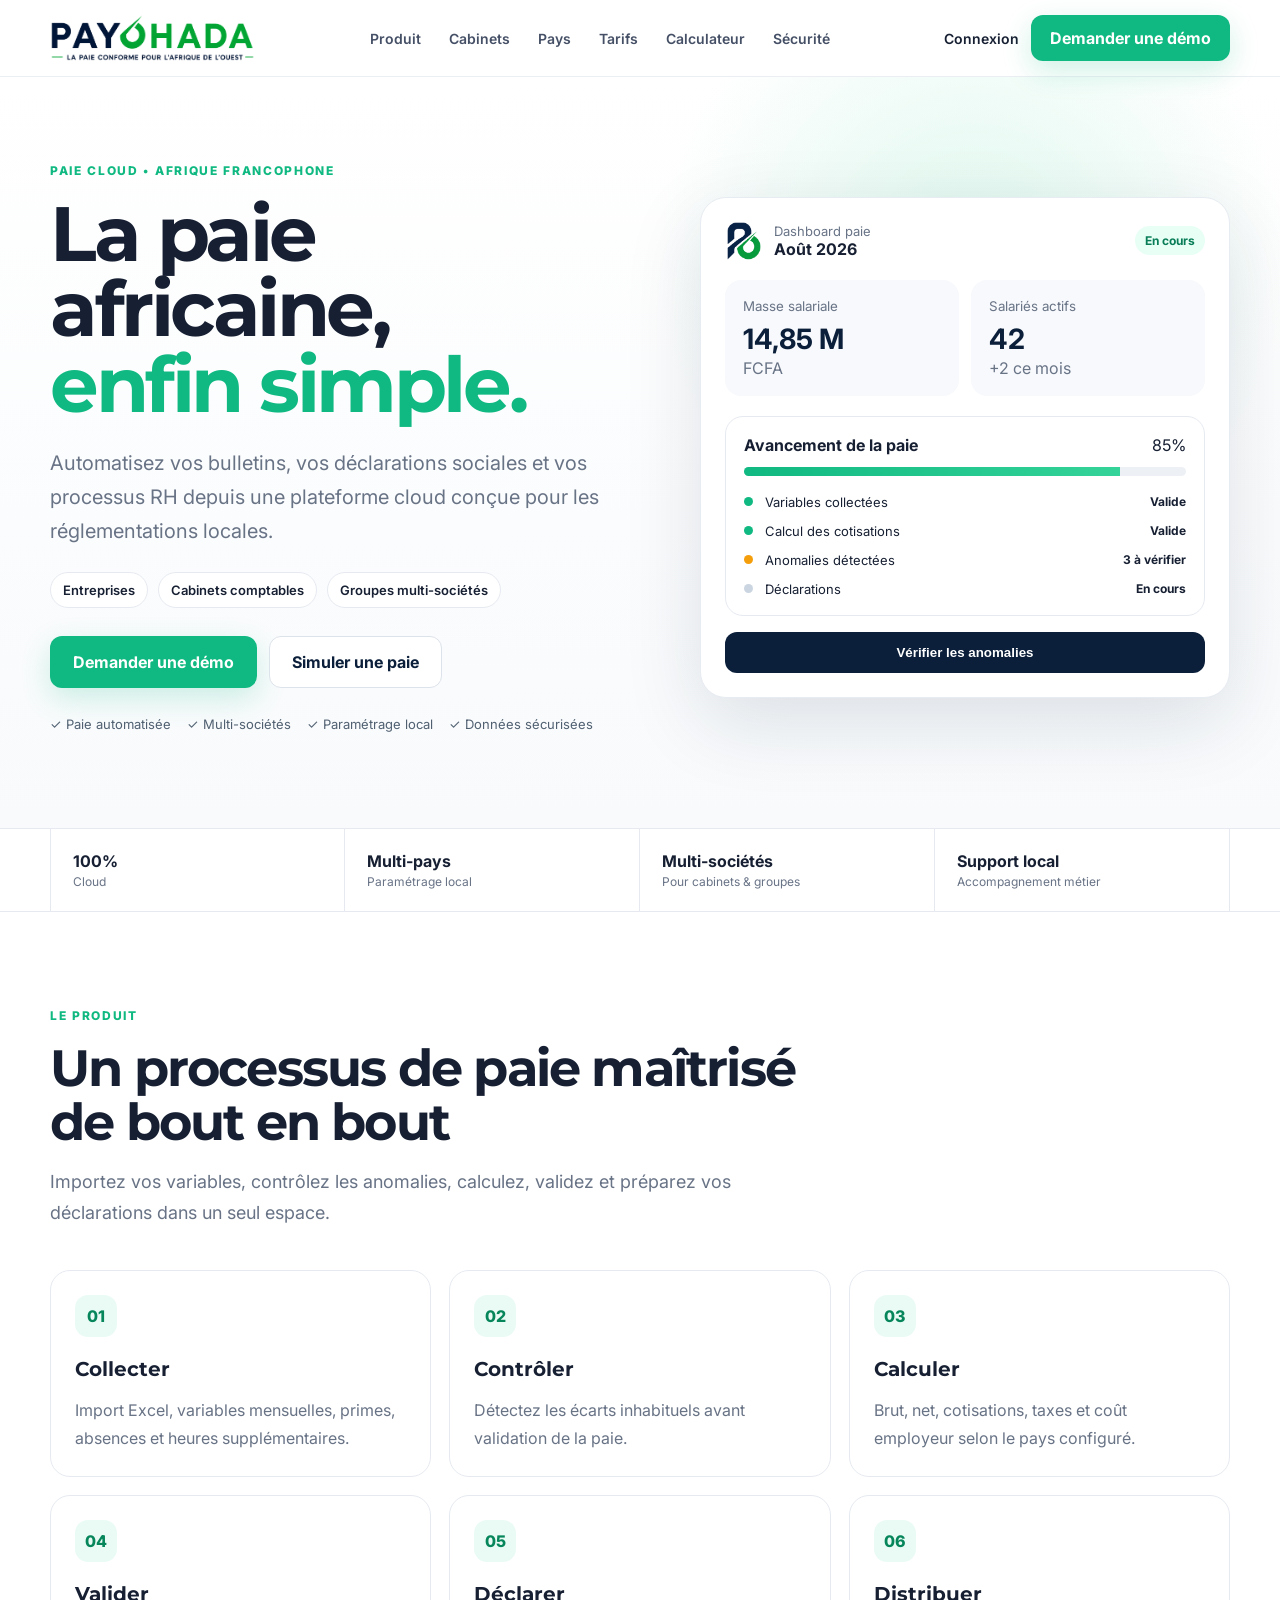
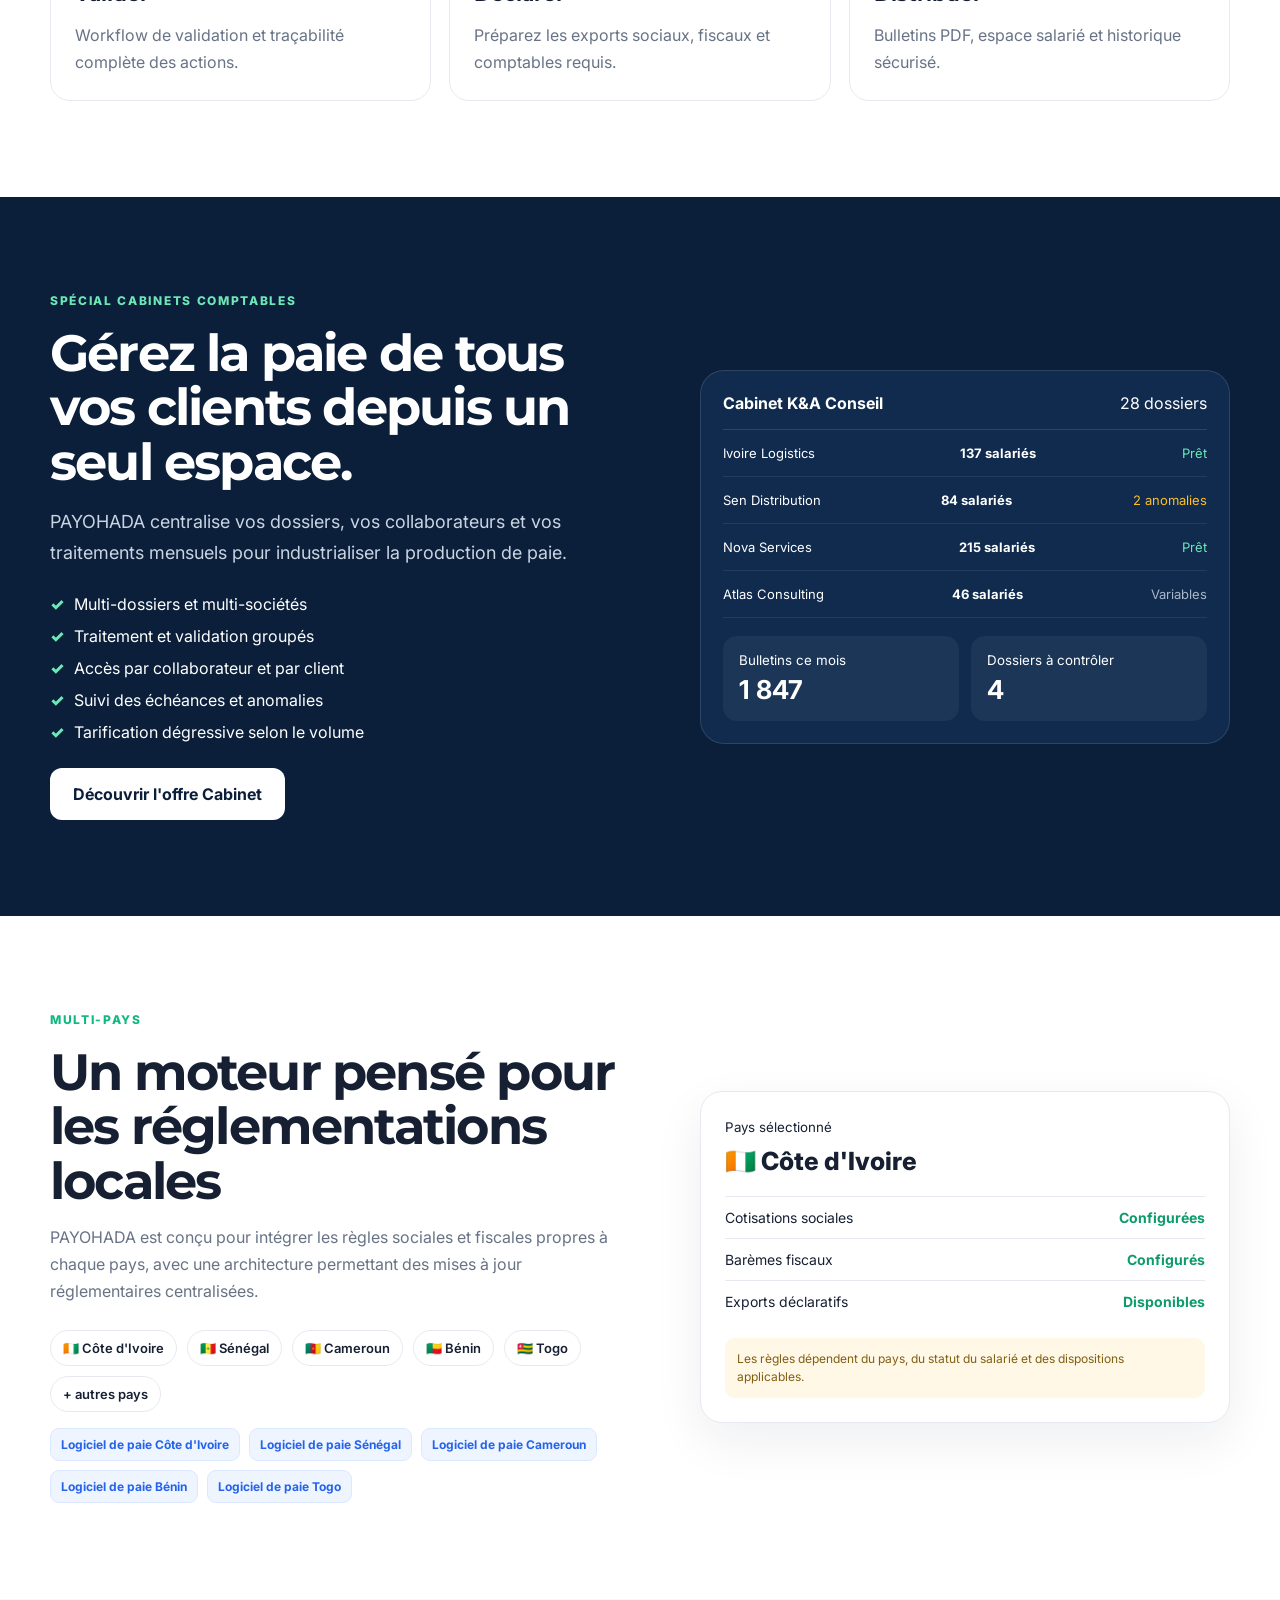
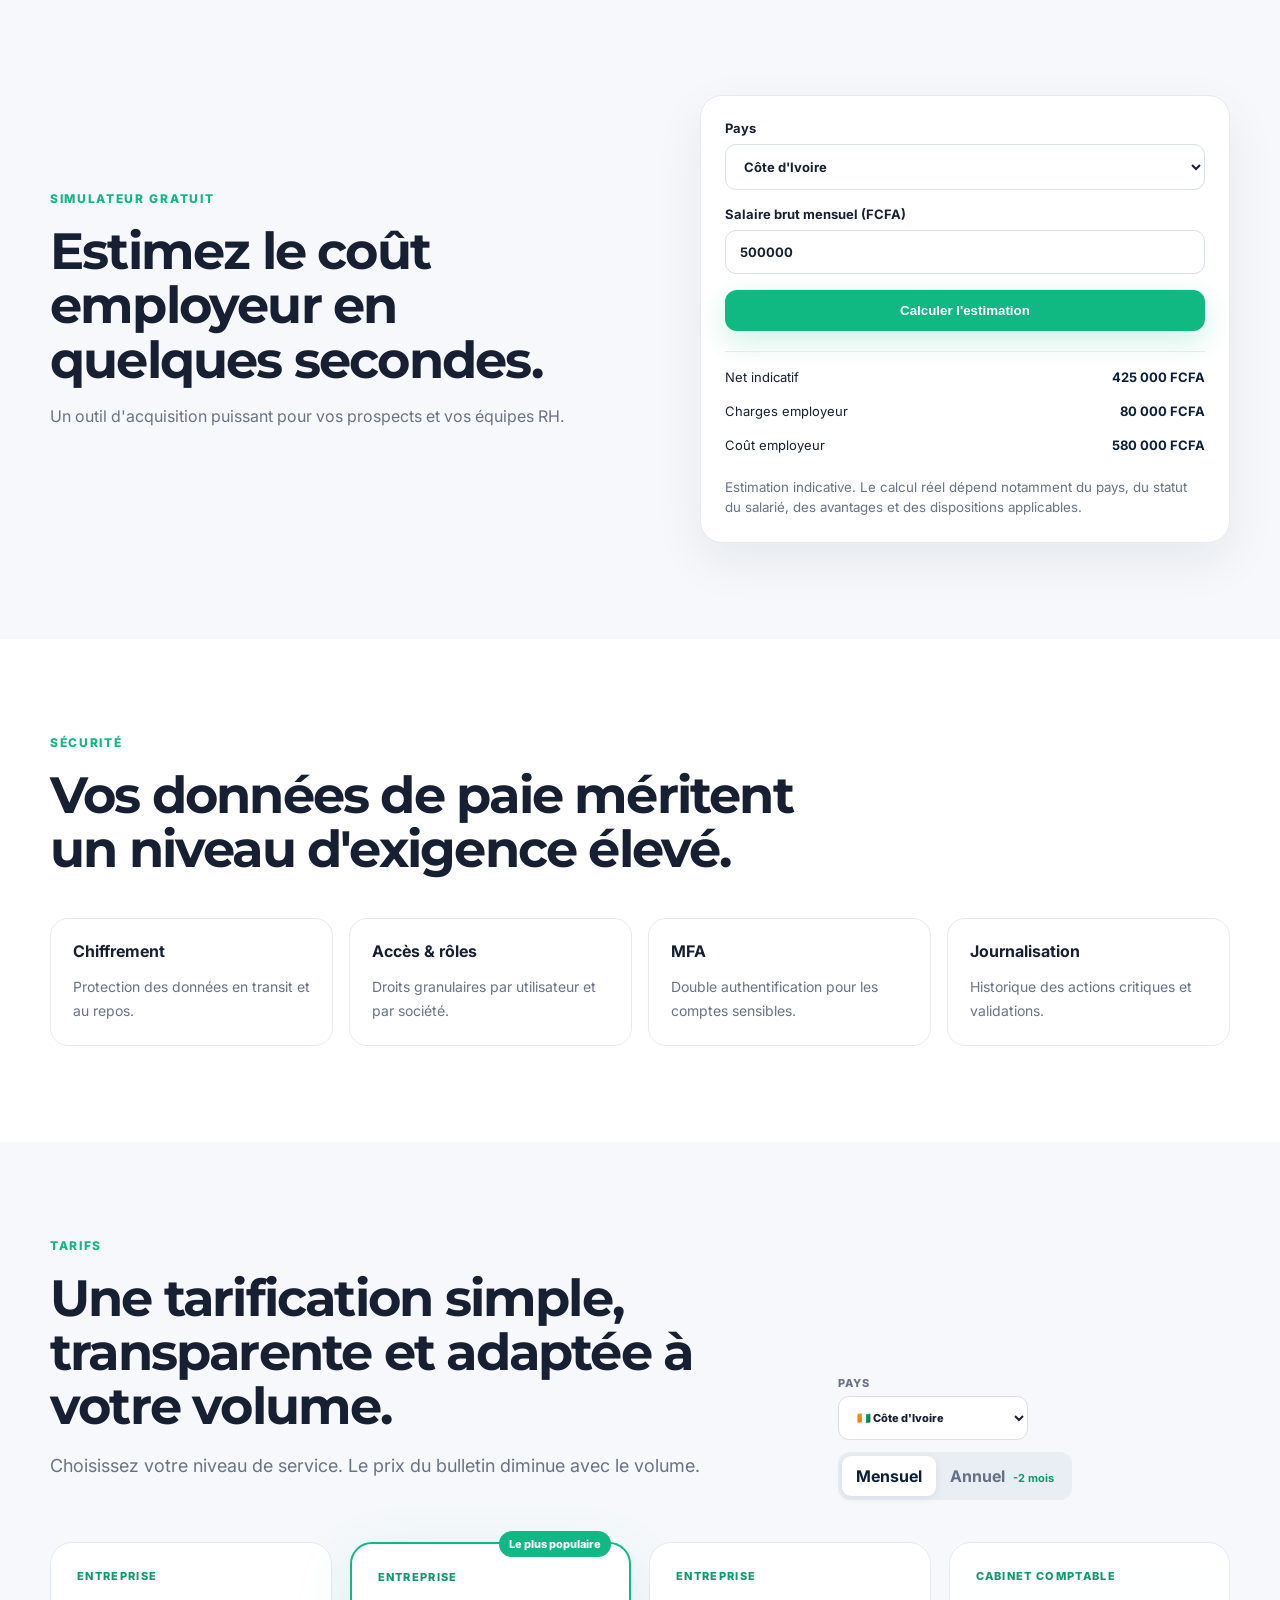
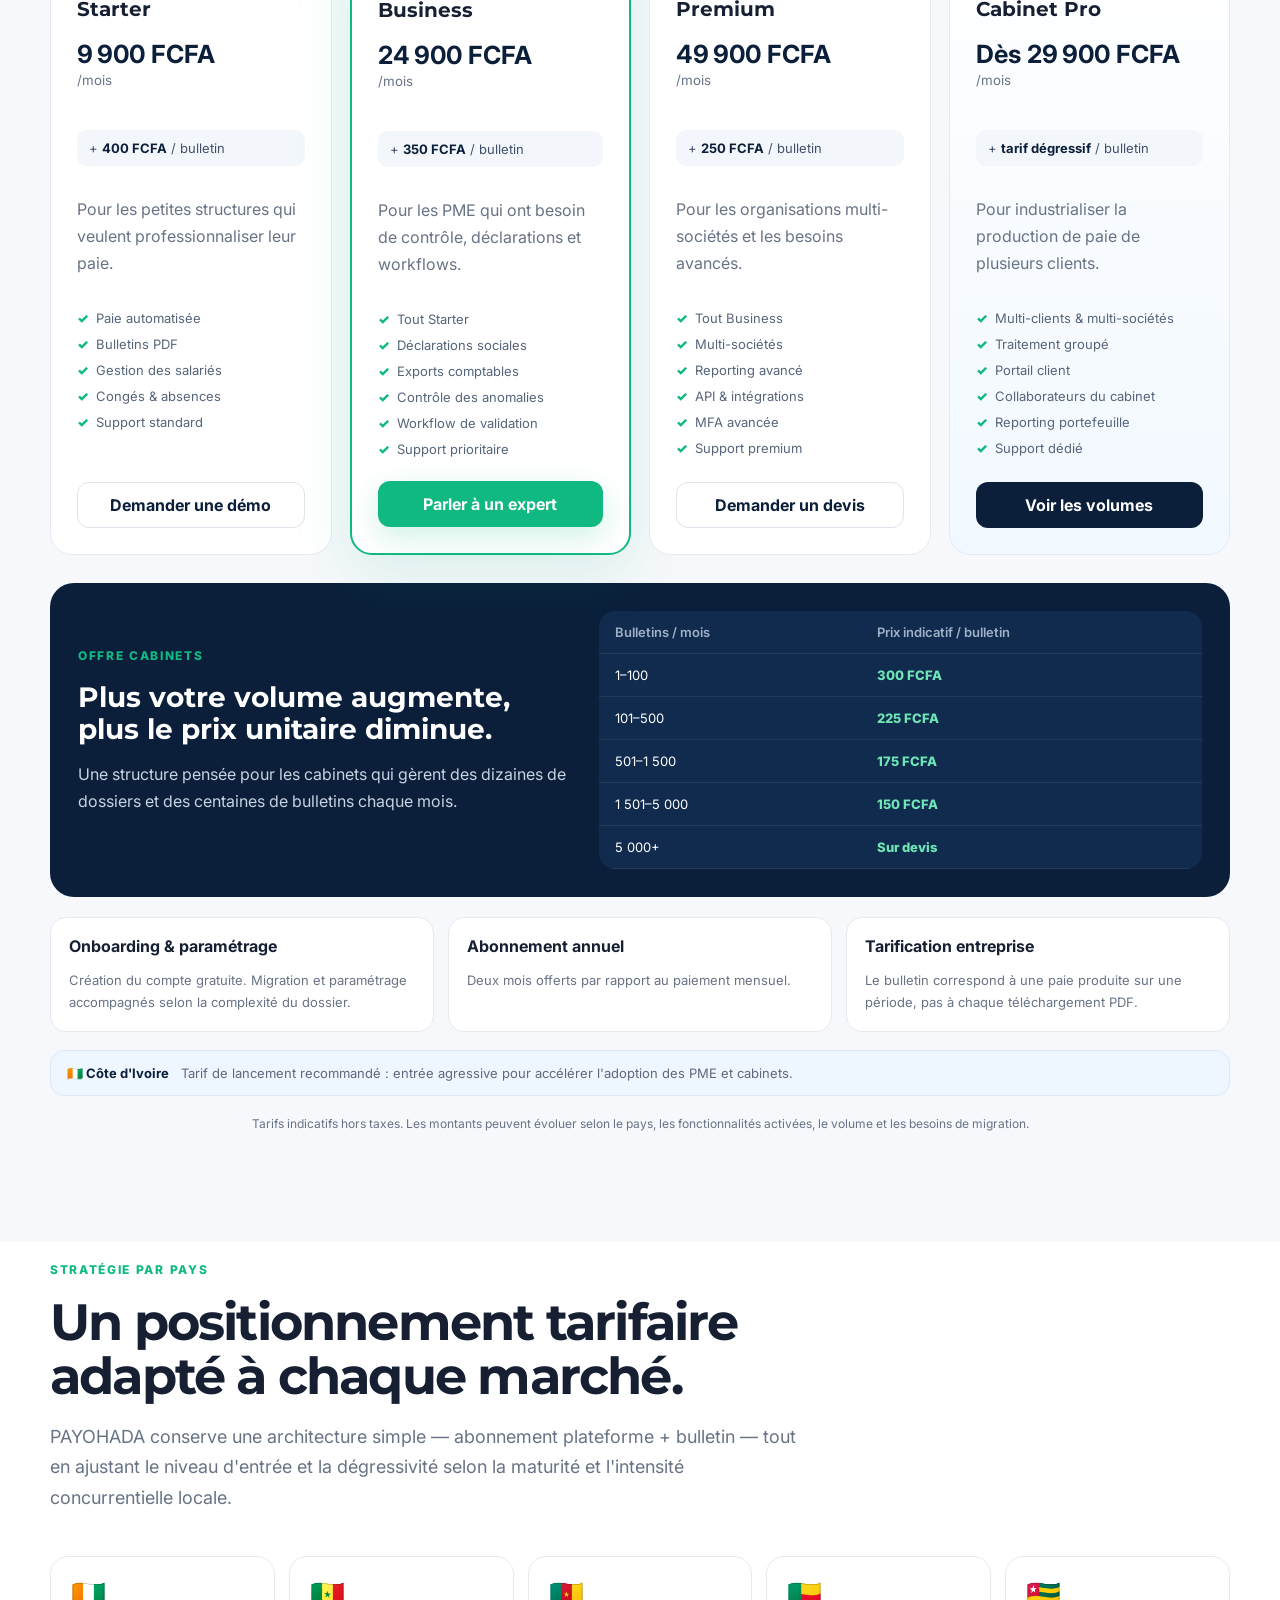
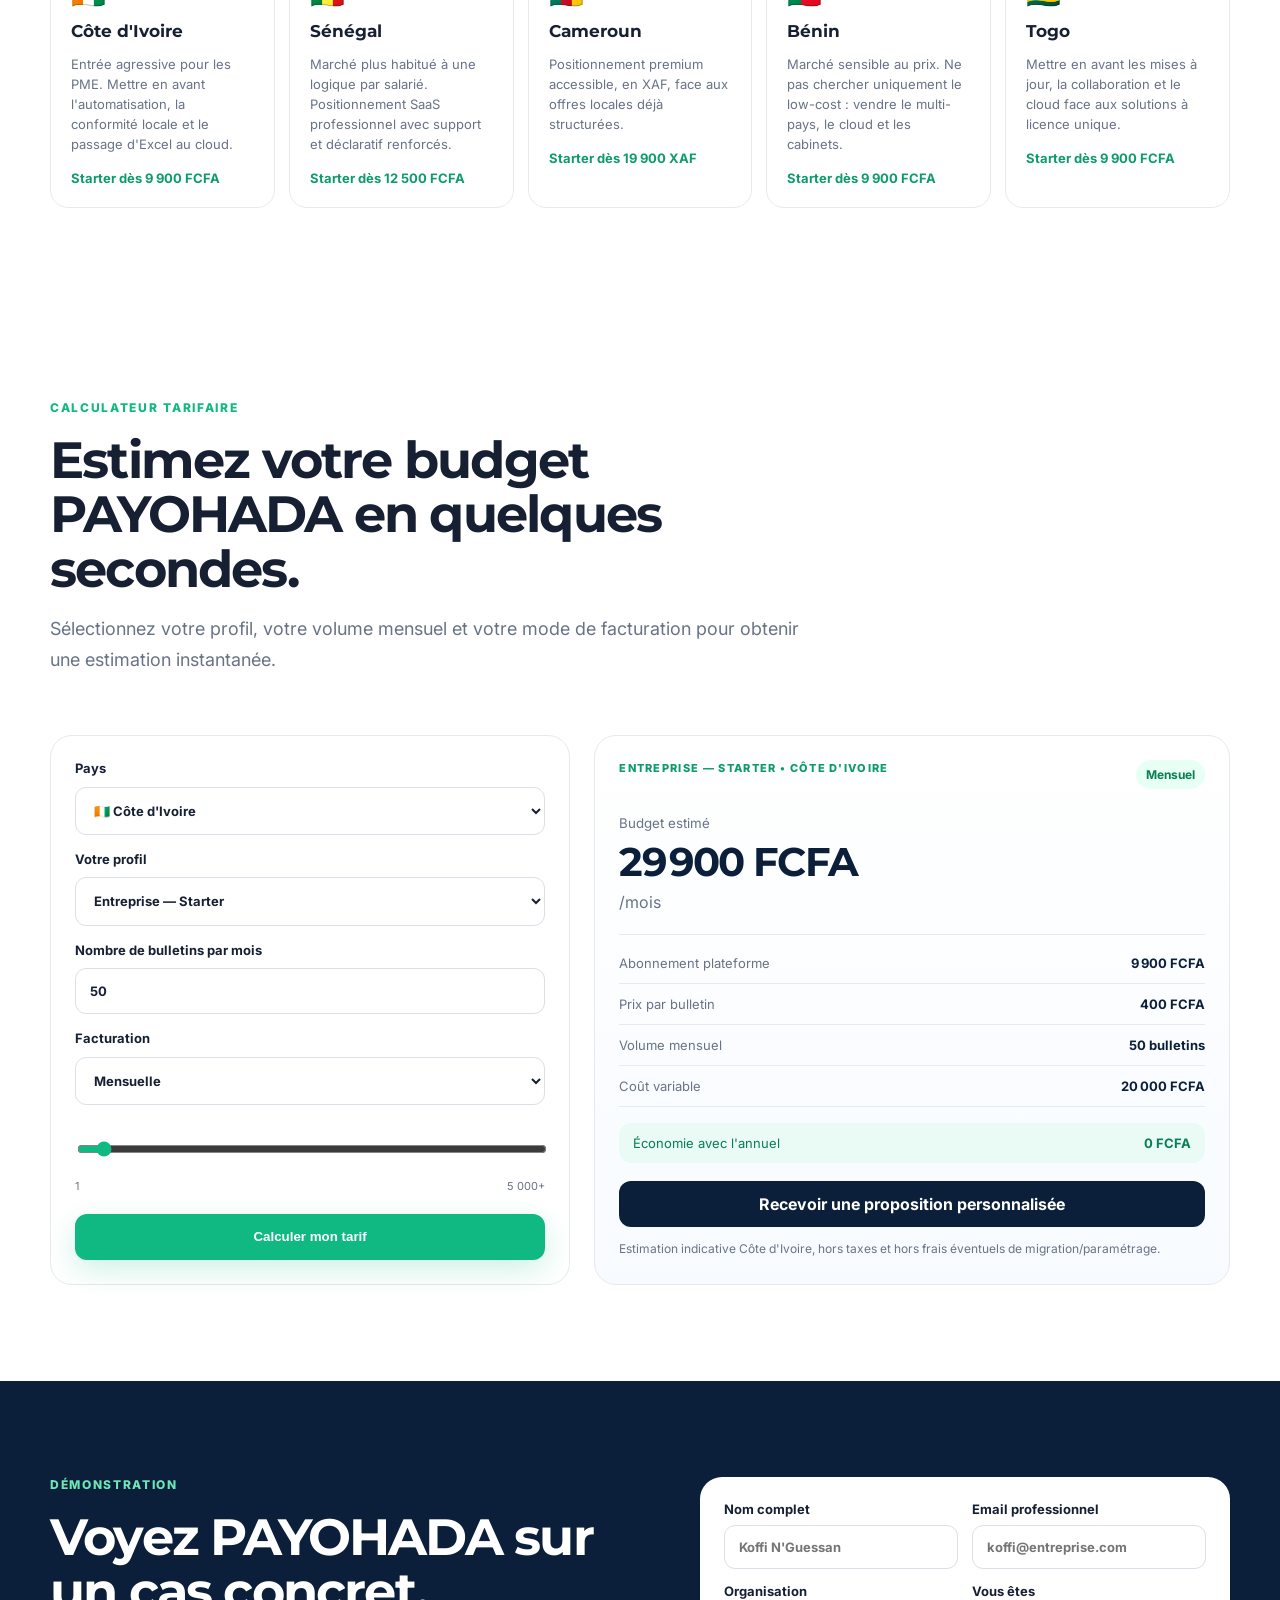
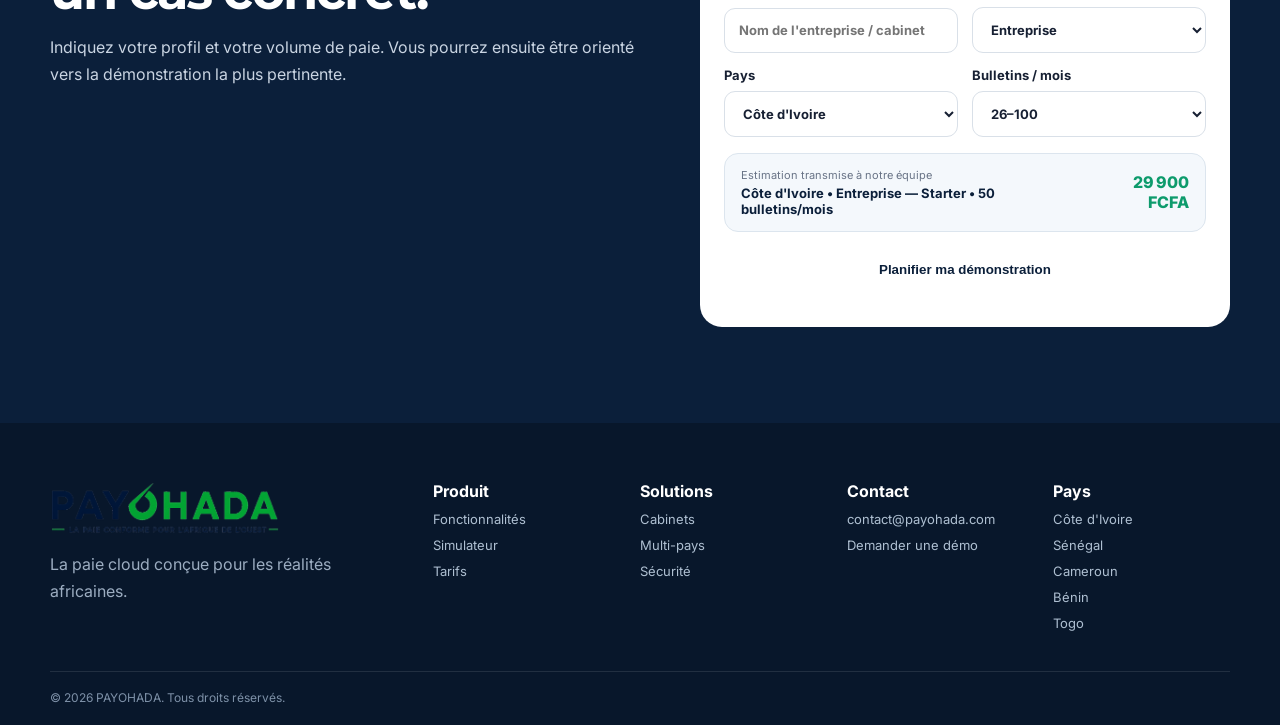
<file: index.html>
<!doctype html>
<html lang="fr">
<head>
  <meta charset="utf-8" />
  <meta name="viewport" content="width=device-width,initial-scale=1" />
  <title>PAYOHADA — La paie africaine, enfin simple</title>
  <meta name="description" content="Automatisez vos bulletins, vos déclarations sociales et vos processus RH avec PAYOHADA, plateforme cloud conçue pour les réglementations locales africaines." />
  <link rel="preconnect" href="https://fonts.googleapis.com">
  <link rel="preconnect" href="https://fonts.gstatic.com" crossorigin>
  <link href="https://fonts.googleapis.com/css2?family=Inter:wght@400;500;600;700&family=Montserrat:wght@600;700;800&display=swap" rel="stylesheet">
  <link rel="stylesheet" href="styles.css" />
  <link rel="icon" type="image/png" href="assets/favicon.png" />
</head>
<body>
  <header class="site-header">
    <div class="container nav-wrap">
      <a class="brand brand-image-link" href="#top" aria-label="PAYOHADA"><img class="brand-logo-img" src="assets/payohada-logo.png" alt="PAYOHADA — La paie conforme pour l’Afrique de l’Ouest"></a>
      <nav class="desktop-nav">
        <a href="#produit">Produit</a>
        <a href="#cabinets">Cabinets</a>
        <a href="#pays">Pays</a>
        <a href="#tarifs">Tarifs</a>
        <a href="#calculateur-tarifaire">Calculateur</a>
        <a href="#securite">Sécurité</a>
      </nav>
      <div class="nav-actions">
        <a class="link-btn" href="https://test.payohada.cloud">Connexion</a>
        <a class="btn btn-primary" href="#demo">Demander une démo</a>
      </div>
      <button id="menuBtn" class="menu-btn" aria-label="Ouvrir le menu">☰</button>
    </div>
    <div id="mobileMenu" class="mobile-menu">
      <a href="#produit">Produit</a>
      <a href="#cabinets">Cabinets</a>
      <a href="#pays">Pays</a>
      <a href="#tarifs">Tarifs</a>
      <a href="#calculateur-tarifaire">Calculateur</a>
      <a href="#securite">Sécurité</a>
      <a href="#demo">Demander une démo</a>
    </div>
  </header>

  <main id="top">
    <section class="hero section">
      <div class="container hero-grid">
        <div>
          <div class="eyebrow">PAIE CLOUD • AFRIQUE FRANCOPHONE</div>
          <h1>La paie africaine,<br><span>enfin simple.</span></h1>
          <p class="lead">Automatisez vos bulletins, vos déclarations sociales et vos processus RH depuis une plateforme cloud conçue pour les réglementations locales.</p>
          <div class="hero-tags">
            <span>Entreprises</span><span>Cabinets comptables</span><span>Groupes multi-sociétés</span>
          </div>
          <div class="cta-row">
            <a class="btn btn-primary btn-lg" href="#demo">Demander une démo</a>
            <a class="btn btn-secondary btn-lg" href="#simulateur">Simuler une paie</a>
          </div>
          <div class="trust-row">
            <span>✓ Paie automatisée</span>
            <span>✓ Multi-sociétés</span>
            <span>✓ Paramétrage local</span>
            <span>✓ Données sécurisées</span>
          </div>
        </div>

        <div class="dashboard-card">
          <div class="dash-head"><div class="dashboard-heading"><img class="dashboard-brand-icon" src="assets/payohada-icon.png" alt="" aria-hidden="true"><div>
              <div class="muted">Dashboard paie</div>
              <strong>Août 2026</strong>
            </div></div>
            <span class="status">En cours</span>
          </div>
          <div class="kpi-grid">
            <div class="kpi"><small>Masse salariale</small><strong>14,85 M</strong><span>FCFA</span></div>
            <div class="kpi"><small>Salariés actifs</small><strong>42</strong><span>+2 ce mois</span></div>
          </div>
          <div class="progress-card">
            <div class="progress-top"><strong>Avancement de la paie</strong><span>85%</span></div>
            <div class="progress"><i style="width:85%"></i></div>
            <div class="steps">
              <div><span class="dot ok"></span>Variables collectées <b>Valide</b></div>
              <div><span class="dot ok"></span>Calcul des cotisations <b>Valide</b></div>
              <div><span class="dot warn"></span>Anomalies détectées <b>3 à vérifier</b></div>
              <div><span class="dot"></span>Déclarations <b>En cours</b></div>
            </div>
          </div>
          <button class="btn btn-dark full">Vérifier les anomalies</button>
        </div>
      </div>
    </section>

    <section class="logos-strip">
      <div class="container strip-grid">
        <div><strong>100%</strong><span>Cloud</span></div>
        <div><strong>Multi-pays</strong><span>Paramétrage local</span></div>
        <div><strong>Multi-sociétés</strong><span>Pour cabinets & groupes</span></div>
        <div><strong>Support local</strong><span>Accompagnement métier</span></div>
      </div>
    </section>

    <section id="produit" class="section">
      <div class="container">
        <div class="section-head">
          <div class="eyebrow">LE PRODUIT</div>
          <h2>Un processus de paie maîtrisé de bout en bout</h2>
          <p>Importez vos variables, contrôlez les anomalies, calculez, validez et préparez vos déclarations dans un seul espace.</p>
        </div>
        <div class="feature-grid">
          <article class="feature-card">
            <div class="icon">01</div>
            <h3>Collecter</h3>
            <p>Import Excel, variables mensuelles, primes, absences et heures supplémentaires.</p>
          </article>
          <article class="feature-card">
            <div class="icon">02</div>
            <h3>Contrôler</h3>
            <p>Détectez les écarts inhabituels avant validation de la paie.</p>
          </article>
          <article class="feature-card">
            <div class="icon">03</div>
            <h3>Calculer</h3>
            <p>Brut, net, cotisations, taxes et coût employeur selon le pays configuré.</p>
          </article>
          <article class="feature-card">
            <div class="icon">04</div>
            <h3>Valider</h3>
            <p>Workflow de validation et traçabilité complète des actions.</p>
          </article>
          <article class="feature-card">
            <div class="icon">05</div>
            <h3>Déclarer</h3>
            <p>Préparez les exports sociaux, fiscaux et comptables requis.</p>
          </article>
          <article class="feature-card">
            <div class="icon">06</div>
            <h3>Distribuer</h3>
            <p>Bulletins PDF, espace salarié et historique sécurisé.</p>
          </article>
        </div>
      </div>
    </section>

    <section id="cabinets" class="section dark-section">
      <div class="container two-col">
        <div>
          <div class="eyebrow light">SPÉCIAL CABINETS COMPTABLES</div>
          <h2>Gérez la paie de tous vos clients depuis un seul espace.</h2>
          <p class="lead-sm">PAYOHADA centralise vos dossiers, vos collaborateurs et vos traitements mensuels pour industrialiser la production de paie.</p>
          <ul class="check-list">
            <li>Multi-dossiers et multi-sociétés</li>
            <li>Traitement et validation groupés</li>
            <li>Accès par collaborateur et par client</li>
            <li>Suivi des échéances et anomalies</li>
            <li>Tarification dégressive selon le volume</li>
          </ul>
          <a class="btn btn-light btn-lg" href="#demo">Découvrir l'offre Cabinet</a>
        </div>
        <div class="cabinet-panel">
          <div class="panel-head"><strong>Cabinet K&A Conseil</strong><span>28 dossiers</span></div>
          <div class="client-row"><span>Ivoire Logistics</span><b>137 salariés</b><em class="oktxt">Prêt</em></div>
          <div class="client-row"><span>Sen Distribution</span><b>84 salariés</b><em class="warntxt">2 anomalies</em></div>
          <div class="client-row"><span>Nova Services</span><b>215 salariés</b><em class="oktxt">Prêt</em></div>
          <div class="client-row"><span>Atlas Consulting</span><b>46 salariés</b><em>Variables</em></div>
          <div class="cabinet-summary">
            <div><small>Bulletins ce mois</small><strong>1 847</strong></div>
            <div><small>Dossiers à contrôler</small><strong>4</strong></div>
          </div>
        </div>
      </div>
    </section>

    <section id="pays" class="section">
      <div class="container two-col align-center">
        <div>
          <div class="eyebrow">MULTI-PAYS</div>
          <h2>Un moteur pensé pour les réglementations locales</h2>
          <p>PAYOHADA est conçu pour intégrer les règles sociales et fiscales propres à chaque pays, avec une architecture permettant des mises à jour réglementaires centralisées.</p>
          <div class="country-chips">
            <span>🇨🇮 Côte d'Ivoire</span><span>🇸🇳 Sénégal</span><span>🇨🇲 Cameroun</span><span>🇧🇯 Bénin</span><span>🇹🇬 Togo</span><span>+ autres pays</span>
          </div>

<div class="seo-country-links">
  <a href="cote-divoire/">Logiciel de paie Côte d'Ivoire</a>
  <a href="senegal/">Logiciel de paie Sénégal</a>
  <a href="cameroun/">Logiciel de paie Cameroun</a>
  <a href="benin/">Logiciel de paie Bénin</a>
  <a href="togo/">Logiciel de paie Togo</a>
</div>

        </div>
        <div class="reg-card">
          <small>Pays sélectionné</small>
          <div class="country-big">🇨🇮 Côte d'Ivoire</div>
          <div class="reg-line"><span>Cotisations sociales</span><b>Configurées</b></div>
          <div class="reg-line"><span>Barèmes fiscaux</span><b>Configurés</b></div>
          <div class="reg-line"><span>Exports déclaratifs</span><b>Disponibles</b></div>
          <div class="reg-note">Les règles dépendent du pays, du statut du salarié et des dispositions applicables.</div>
        </div>
      </div>
    </section>

    <section id="simulateur" class="section alt">
      <div class="container two-col">
        <div>
          <div class="eyebrow">SIMULATEUR GRATUIT</div>
          <h2>Estimez le coût employeur en quelques secondes.</h2>
          <p>Un outil d'acquisition puissant pour vos prospects et vos équipes RH.</p>
        </div>
        <div class="sim-card">
          <label>Pays
            <select id="country">
              <option value="CI">Côte d'Ivoire</option>
              <option value="SN">Sénégal</option>
              <option value="CM">Cameroun</option>
            </select>
          </label>
          <label>Salaire brut mensuel (FCFA)
            <input id="gross" type="number" min="0" value="500000">
          </label>
          <button id="calcBtn" class="btn btn-primary full">Calculer l'estimation</button>
          <div class="sim-result">
            <div><span>Net indicatif</span><strong id="net">425 000 FCFA</strong></div>
            <div><span>Charges employeur</span><strong id="employer">80 000 FCFA</strong></div>
            <div><span>Coût employeur</span><strong id="cost">580 000 FCFA</strong></div>
          </div>
          <small class="disclaimer">Estimation indicative. Le calcul réel dépend notamment du pays, du statut du salarié, des avantages et des dispositions applicables.</small>
        </div>
      </div>
    </section>

    <section id="securite" class="section">
      <div class="container">
        <div class="section-head">
          <div class="eyebrow">SÉCURITÉ</div>
          <h2>Vos données de paie méritent un niveau d'exigence élevé.</h2>
        </div>
        <div class="security-grid">
          <div><strong>Chiffrement</strong><p>Protection des données en transit et au repos.</p></div>
          <div><strong>Accès & rôles</strong><p>Droits granulaires par utilisateur et par société.</p></div>
          <div><strong>MFA</strong><p>Double authentification pour les comptes sensibles.</p></div>
          <div><strong>Journalisation</strong><p>Historique des actions critiques et validations.</p></div>
        </div>
      </div>
    </section>

    
<section id="tarifs" class="section alt">
  <div class="container">
    <div class="section-head pricing-head">
      <div>
        <div class="eyebrow">TARIFS</div>
        <h2>Une tarification simple, transparente et adaptée à votre volume.</h2>
        <p>Choisissez votre niveau de service. Le prix du bulletin diminue avec le volume.</p>
      </div>
      <div class="pricing-actions">
        <label class="country-pricing-select">Pays
          <select id="pricingCountry">
            <option value="CI">🇨🇮 Côte d'Ivoire</option>
            <option value="SN">🇸🇳 Sénégal</option>
            <option value="CM">🇨🇲 Cameroun</option>
            <option value="BJ">🇧🇯 Bénin</option>
            <option value="TG">🇹🇬 Togo</option>
          </select>
        </label>
        <div class="billing-toggle" aria-label="Périodicité de facturation">
          <button class="billing-btn active" data-billing="monthly">Mensuel</button>
          <button class="billing-btn" data-billing="annual">Annuel <span>-2 mois</span></button>
        </div>
      </div>
    </div>

    <div class="pricing-grid pricing-grid-4">
      <article class="price-card">
        <span class="price-tag">Entreprise</span>
        <h3>Starter</h3>
        <div class="price">
          <strong id="starterBasePrice" data-monthly="9 900 FCFA" data-annual="99 000 FCFA">9 900 FCFA</strong>
          <small class="billing-label">/mois</small>
        </div>
        <div class="bullet-price">+ <b id="starterBulletPrice">400 FCFA</b> / bulletin</div>
        <p>Pour les petites structures qui veulent professionnaliser leur paie.</p>
        <ul class="price-list">
          <li>Paie automatisée</li>
          <li>Bulletins PDF</li>
          <li>Gestion des salariés</li>
          <li>Congés & absences</li>
          <li>Support standard</li>
        </ul>
        <a class="btn btn-secondary full" href="#demo">Demander une démo</a>
      </article>

      <article class="price-card featured">
        <span class="popular-badge">Le plus populaire</span>
        <span class="price-tag">Entreprise</span>
        <h3>Business</h3>
        <div class="price">
          <strong id="businessBasePrice" data-monthly="24 900 FCFA" data-annual="249 000 FCFA">24 900 FCFA</strong>
          <small class="billing-label">/mois</small>
        </div>
        <div class="bullet-price">+ <b id="businessBulletPrice">350 FCFA</b> / bulletin</div>
        <p>Pour les PME qui ont besoin de contrôle, déclarations et workflows.</p>
        <ul class="price-list">
          <li>Tout Starter</li>
          <li>Déclarations sociales</li>
          <li>Exports comptables</li>
          <li>Contrôle des anomalies</li>
          <li>Workflow de validation</li>
          <li>Support prioritaire</li>
        </ul>
        <a class="btn btn-primary full" href="#demo">Parler à un expert</a>
      </article>

      <article class="price-card">
        <span class="price-tag">Entreprise</span>
        <h3>Premium</h3>
        <div class="price">
          <strong id="premiumBasePrice" data-monthly="49 900 FCFA" data-annual="499 000 FCFA">49 900 FCFA</strong>
          <small class="billing-label">/mois</small>
        </div>
        <div class="bullet-price">+ <b id="premiumBulletPrice">250 FCFA</b> / bulletin</div>
        <p>Pour les organisations multi-sociétés et les besoins avancés.</p>
        <ul class="price-list">
          <li>Tout Business</li>
          <li>Multi-sociétés</li>
          <li>Reporting avancé</li>
          <li>API & intégrations</li>
          <li>MFA avancée</li>
          <li>Support premium</li>
        </ul>
        <a class="btn btn-secondary full" href="#demo">Demander un devis</a>
      </article>

      <article class="price-card cabinet-price-card">
        <span class="price-tag">Cabinet comptable</span>
        <h3>Cabinet Pro</h3>
        <div class="price">
          <strong id="cabinetBasePrice" data-monthly="Dès 29 900 FCFA" data-annual="Dès 299 000 FCFA">Dès 29 900 FCFA</strong>
          <small class="billing-label">/mois</small>
        </div>
        <div class="bullet-price">+ <b>tarif dégressif</b> / bulletin</div>
        <p>Pour industrialiser la production de paie de plusieurs clients.</p>
        <ul class="price-list">
          <li>Multi-clients & multi-sociétés</li>
          <li>Traitement groupé</li>
          <li>Portail client</li>
          <li>Collaborateurs du cabinet</li>
          <li>Reporting portefeuille</li>
          <li>Support dédié</li>
        </ul>
        <a class="btn btn-dark full" href="#cabinet-volume">Voir les volumes</a>
      </article>
    </div>

    <div id="cabinet-volume" class="cabinet-volume-box">
      <div class="cabinet-volume-copy">
        <div class="eyebrow">OFFRE CABINETS</div>
        <h3>Plus votre volume augmente, plus le prix unitaire diminue.</h3>
        <p>Une structure pensée pour les cabinets qui gèrent des dizaines de dossiers et des centaines de bulletins chaque mois.</p>
      </div>
      <div class="volume-table-wrap">
        <table class="volume-table">
          <thead>
            <tr>
              <th>Bulletins / mois</th>
              <th>Prix indicatif / bulletin</th>
            </tr>
          </thead>
          <tbody>
            <tr><td>1–100</td><td id="cabRate1">300 FCFA</td></tr>
            <tr><td>101–500</td><td id="cabRate2">225 FCFA</td></tr>
            <tr><td>501–1 500</td><td id="cabRate3">175 FCFA</td></tr>
            <tr><td>1 501–5 000</td><td id="cabRate4">150 FCFA</td></tr>
            <tr><td>5 000+</td><td>Sur devis</td></tr>
          </tbody>
        </table>
      </div>
    </div>

    <div class="pricing-notes">
      <div>
        <strong>Onboarding & paramétrage</strong>
        <p>Création du compte gratuite. Migration et paramétrage accompagnés selon la complexité du dossier.</p>
      </div>
      <div>
        <strong>Abonnement annuel</strong>
        <p>Deux mois offerts par rapport au paiement mensuel.</p>
      </div>
      <div>
        <strong>Tarification entreprise</strong>
        <p>Le bulletin correspond à une paie produite sur une période, pas à chaque téléchargement PDF.</p>
      </div>
    </div>

    <div id="countryPricingNote" class="country-pricing-note">
      <strong>🇨🇮 Côte d'Ivoire</strong>
      <span>Tarif de lancement recommandé : entrée agressive pour accélérer l'adoption des PME et cabinets.</span>
    </div>
    <p class="pricing-disclaimer">
      Tarifs indicatifs hors taxes. Les montants peuvent évoluer selon le pays, les fonctionnalités activées, le volume et les besoins de migration.
    </p>
  </div>
</section>


<section id="pricing-pays" class="section country-strategy-section">
  <div class="container">
    <div class="section-head">
      <div class="eyebrow">STRATÉGIE PAR PAYS</div>
      <h2>Un positionnement tarifaire adapté à chaque marché.</h2>
      <p>PAYOHADA conserve une architecture simple — abonnement plateforme + bulletin — tout en ajustant le niveau d'entrée et la dégressivité selon la maturité et l'intensité concurrentielle locale.</p>
    </div>
    <div class="country-strategy-grid">
      <article>
        <span>🇨🇮</span><h3>Côte d'Ivoire</h3>
        <p>Entrée agressive pour les PME. Mettre en avant l'automatisation, la conformité locale et le passage d'Excel au cloud.</p>
        <strong>Starter dès 9 900 FCFA</strong>
      </article>
      <article>
        <span>🇸🇳</span><h3>Sénégal</h3>
        <p>Marché plus habitué à une logique par salarié. Positionnement SaaS professionnel avec support et déclaratif renforcés.</p>
        <strong>Starter dès 12 500 FCFA</strong>
      </article>
      <article>
        <span>🇨🇲</span><h3>Cameroun</h3>
        <p>Positionnement premium accessible, en XAF, face aux offres locales déjà structurées.</p>
        <strong>Starter dès 19 900 XAF</strong>
      </article>
      <article>
        <span>🇧🇯</span><h3>Bénin</h3>
        <p>Marché sensible au prix. Ne pas chercher uniquement le low-cost : vendre le multi-pays, le cloud et les cabinets.</p>
        <strong>Starter dès 9 900 FCFA</strong>
      </article>
      <article>
        <span>🇹🇬</span><h3>Togo</h3>
        <p>Mettre en avant les mises à jour, la collaboration et le cloud face aux solutions à licence unique.</p>
        <strong>Starter dès 9 900 FCFA</strong>
      </article>
    </div>
  </div>
</section>

<section id="calculateur-tarifaire" class="section">
  <div class="container">
    <div class="section-head pricing-head">
      <div>
        <div class="eyebrow">CALCULATEUR TARIFAIRE</div>
        <h2>Estimez votre budget PAYOHADA en quelques secondes.</h2>
        <p>Sélectionnez votre profil, votre volume mensuel et votre mode de facturation pour obtenir une estimation instantanée.</p>
      </div>
    </div>

    <div class="pricing-calculator">
      <div class="calculator-controls">
        <label>Pays
          <select id="pricingCalcCountry">
            <option value="CI">🇨🇮 Côte d'Ivoire</option>
            <option value="SN">🇸🇳 Sénégal</option>
            <option value="CM">🇨🇲 Cameroun</option>
            <option value="BJ">🇧🇯 Bénin</option>
            <option value="TG">🇹🇬 Togo</option>
          </select>
        </label>

        <label>Votre profil
          <select id="pricingProfile">
            <option value="starter">Entreprise — Starter</option>
            <option value="business">Entreprise — Business</option>
            <option value="premium">Entreprise — Premium</option>
            <option value="cabinet">Cabinet comptable</option>
          </select>
        </label>

        <label>Nombre de bulletins par mois
          <input id="pricingVolume" type="number" min="1" max="100000" value="50">
        </label>

        <label>Facturation
          <select id="pricingBilling">
            <option value="monthly">Mensuelle</option>
            <option value="annual">Annuelle — 2 mois offerts</option>
          </select>
        </label>

        <div class="volume-slider-wrap">
          <input id="pricingSlider" class="pricing-slider" type="range" min="1" max="5000" step="1" value="50">
          <div class="slider-labels"><span>1</span><span>5 000+</span></div>
        </div>

        <button id="pricingCalcBtn" class="btn btn-primary full" type="button">Calculer mon tarif</button>
      </div>

      <div class="calculator-result" aria-live="polite">
        <div class="calc-result-top">
          <span id="pricingPlanLabel" class="price-tag">Entreprise — Starter</span>
          <span id="pricingBillingLabel" class="status">Mensuel</span>
        </div>

        <div class="main-estimate">
          <small>Budget estimé</small>
          <strong id="pricingTotal">40 000 FCFA</strong>
          <span id="pricingPeriod">/mois</span>
        </div>

        <div class="calc-breakdown">
          <div><span>Abonnement plateforme</span><strong id="pricingBase">15 000 FCFA</strong></div>
          <div><span>Prix par bulletin</span><strong id="pricingPerBullet">500 FCFA</strong></div>
          <div><span>Volume mensuel</span><strong id="pricingVolumeLabel">50 bulletins</strong></div>
          <div><span>Coût variable</span><strong id="pricingVariable">25 000 FCFA</strong></div>
        </div>

        <div id="pricingSavingBox" class="saving-box" hidden>
          <span>Économie avec l'annuel</span>
          <strong id="pricingSaving">0 FCFA</strong>
        </div>

        <div class="calc-cta">
          <a class="btn btn-dark full" href="#demo">Recevoir une proposition personnalisée</a>
        </div>

        <p id="pricingNote" class="pricing-note">Estimation indicative hors taxes, hors frais éventuels de migration et de paramétrage.</p>
      </div>
    </div>
  </div>
</section>



    <section id="demo" class="section demo-section">
      <div class="container demo-grid">
        <div>
          <div class="eyebrow light">DÉMONSTRATION</div>
          <h2>Voyez PAYOHADA sur un cas concret.</h2>
          <p>Indiquez votre profil et votre volume de paie. Vous pourrez ensuite être orienté vers la démonstration la plus pertinente.</p>
        </div>
        <form id="demoForm" class="demo-form">
          <input type="hidden" name="pricing_country" id="demoPricingCountry">
          <input type="hidden" name="pricing_profile" id="demoPricingProfile">
          <input type="hidden" name="pricing_volume" id="demoPricingVolume">
          <input type="hidden" name="pricing_billing" id="demoPricingBilling">
          <input type="hidden" name="pricing_estimate" id="demoPricingEstimate">
          <input type="hidden" name="pricing_per_bullet" id="demoPricingPerBullet">

          <div class="form-grid">
            <label>Nom complet<input required name="name" placeholder="Koffi N'Guessan"></label>
            <label>Email professionnel<input required type="email" name="email" placeholder="koffi@entreprise.com"></label>
            <label>Organisation<input required name="company" placeholder="Nom de l'entreprise / cabinet"></label>
            <label>Vous êtes
              <select name="profile">
                <option>Entreprise</option>
                <option>Cabinet comptable</option>
                <option>Groupe multi-sociétés</option>
              </select>
            </label>
            <label>Pays
              <select name="country">
                <option>Côte d'Ivoire</option><option>Sénégal</option><option>Cameroun</option><option>Bénin</option><option>Togo</option>
              </select>
            </label>
            <label>Bulletins / mois
              <select name="volume">
                <option>1–25</option><option>26–100</option><option>101–500</option><option>501–2 000</option><option>2 000+</option>
              </select>
            </label>
          </div>
          
          <div id="demoPricingSummary" class="demo-pricing-summary" hidden>
            <div>
              <small>Estimation transmise à notre équipe</small>
              <strong id="demoPricingSummaryTitle">—</strong>
            </div>
            <span id="demoPricingSummaryAmount">—</span>
          </div>
<button class="btn btn-light btn-lg full" type="submit">Planifier ma démonstration</button>
          <p id="formMsg" class="form-msg" aria-live="polite"></p>
        </form>
      </div>
    </section>
  </main>

  <footer>
    <div class="container footer-grid">
      <div>
        <div class="brand footer-brand"><img class="footer-logo-img" src="assets/payohada-logo.png" alt="PAYOHADA"></div>
        <p>La paie cloud conçue pour les réalités africaines.</p>
      </div>
      <div><strong>Produit</strong><a href="#produit">Fonctionnalités</a><a href="#simulateur">Simulateur</a><a href="#tarifs">Tarifs</a></div>
      <div><strong>Solutions</strong><a href="#cabinets">Cabinets</a><a href="#pays">Multi-pays</a><a href="#securite">Sécurité</a></div>
      <div><strong>Contact</strong><a href="mailto:contact@payohada.com">contact@payohada.com</a><a href="#demo">Demander une démo</a></div>
    
<div>
  <strong>Pays</strong>
  <a href="cote-divoire/">Côte d'Ivoire</a>
  <a href="senegal/">Sénégal</a>
  <a href="cameroun/">Cameroun</a>
  <a href="benin/">Bénin</a>
  <a href="togo/">Togo</a>
</div>
</div>
    <div class="container copyright">© 2026 PAYOHADA. Tous droits réservés.</div>
  </footer>

  <script src="app.js"></script>
</body>
</html>
</file>
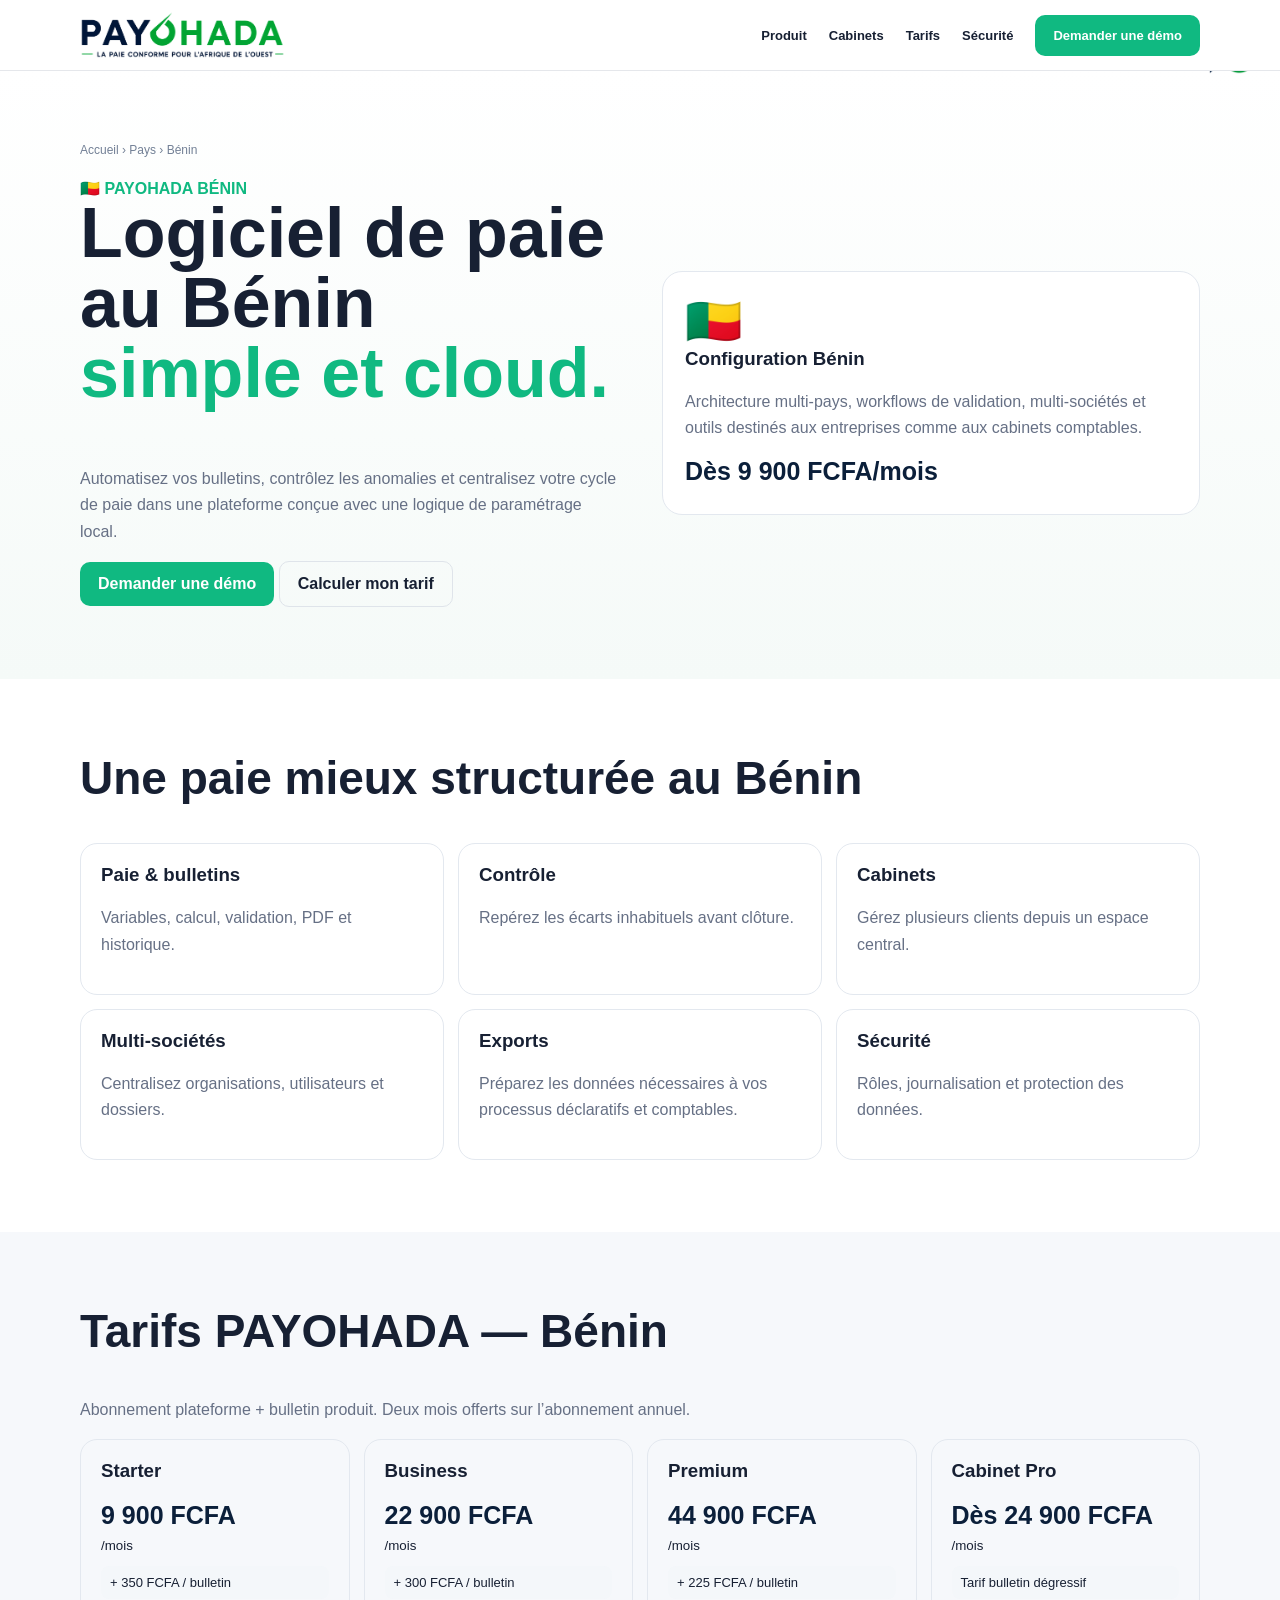
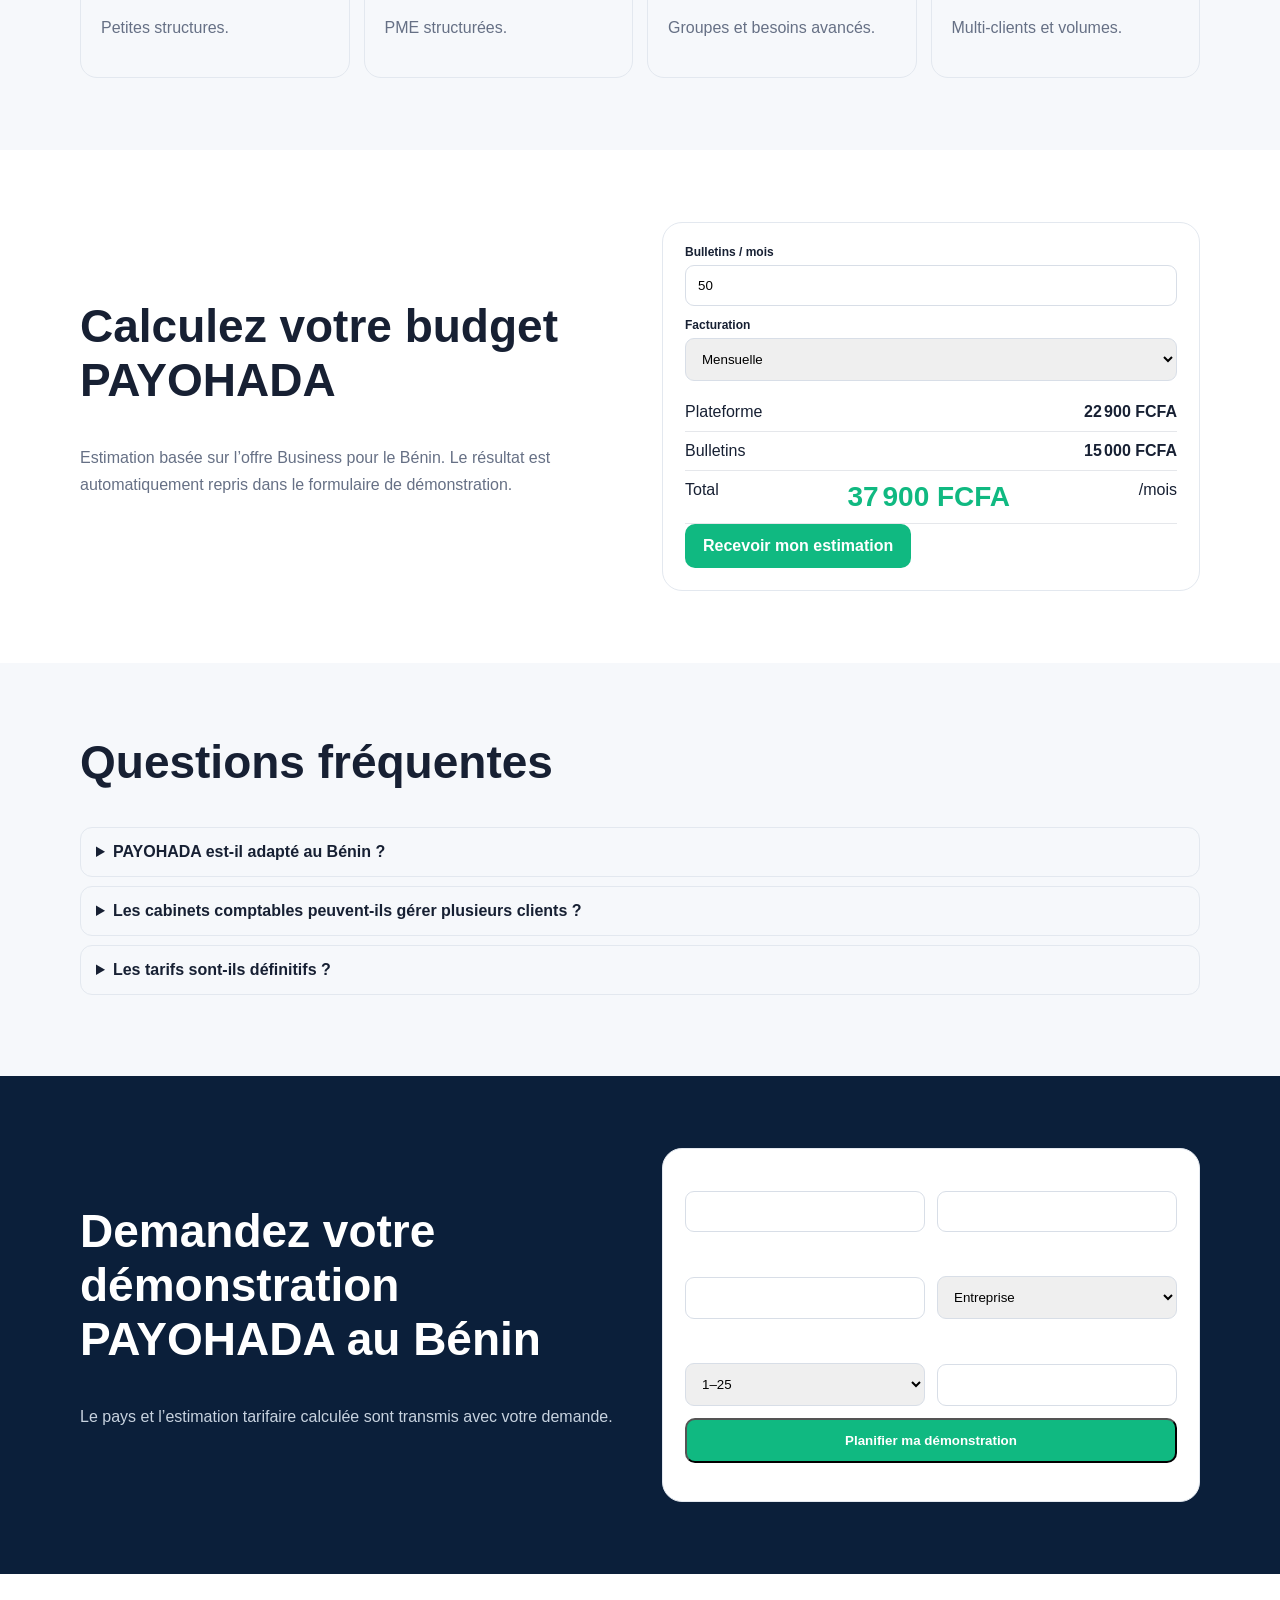
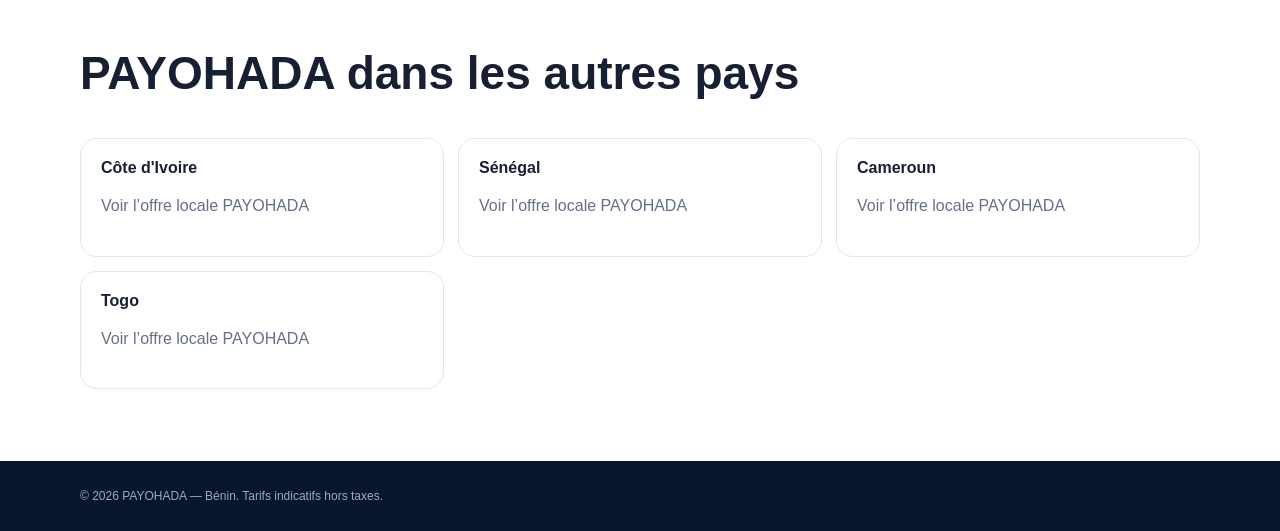
<file: benin/index.html>
<!doctype html><html lang="fr"><head><meta charset="utf-8"><meta name="viewport" content="width=device-width,initial-scale=1">
<title>Logiciel de paie Bénin | PAYOHADA</title><meta name="description" content="Logiciel de paie cloud au Bénin pour entreprises et cabinets comptables : bulletins, contrôles, multi-sociétés, exports et démonstration PAYOHADA."><link rel="canonical" href="https://site.payohada.cloud/benin/"><link rel="stylesheet" href="../landing.css">
<script type="application/ld+json">{"@context": "https://schema.org", "@type": "SoftwareApplication", "name": "PAYOHADA", "applicationCategory": "BusinessApplication", "operatingSystem": "Web", "offers": {"@type": "Offer", "price": 9900, "priceCurrency": "XOF"}}</script><link rel="icon" type="image/png" href="../assets/favicon.png"></head><body>
<header><div class="c nav">
<a class="logo logo-image-link" href="../index.html"><img class="landing-logo-img" src="../assets/payohada-logo.png" alt="PAYOHADA"></a>
<nav class="navlinks">
<a href="../index.html#produit">Produit</a>
<a href="../index.html#cabinets">Cabinets</a>
<a href="../index.html#tarifs">Tarifs</a>
<a href="../index.html#securite">Sécurité</a>
<a class="btn primary" href="#demo">Demander une démo</a>
</nav></div></header>
<section class="hero s"><div class="c"><div style="font-size:12px;color:#738096;margin-bottom:22px"><a href="../index.html">Accueil</a> › Pays › Bénin</div></div><div class="c grid"><div><div class="green"><b>🇧🇯 PAYOHADA BÉNIN</b></div><h1>Logiciel de paie au Bénin<br><span class="green">simple et cloud.</span></h1><p>Automatisez vos bulletins, contrôlez les anomalies et centralisez votre cycle de paie dans une plateforme conçue avec une logique de paramétrage local.</p><a class="btn primary" href="#demo">Demander une démo</a> <a class="btn secondary" href="#simulateur">Calculer mon tarif</a></div><div class="card"><img class="landing-payohada-icon" src="../assets/payohada-icon.png" alt="" aria-hidden="true"><div class="flag">🇧🇯</div><h3>Configuration Bénin</h3><p>Architecture multi-pays, workflows de validation, multi-sociétés et outils destinés aux entreprises comme aux cabinets comptables.</p><div class="amount">Dès 9 900 FCFA/mois</div></div></div></section>
<section class="s"><div class="c"><h2>Une paie mieux structurée au Bénin</h2><div class="features"><div class="feature"><h3>Paie & bulletins</h3><p>Variables, calcul, validation, PDF et historique.</p></div><div class="feature"><h3>Contrôle</h3><p>Repérez les écarts inhabituels avant clôture.</p></div><div class="feature"><h3>Cabinets</h3><p>Gérez plusieurs clients depuis un espace central.</p></div><div class="feature"><h3>Multi-sociétés</h3><p>Centralisez organisations, utilisateurs et dossiers.</p></div><div class="feature"><h3>Exports</h3><p>Préparez les données nécessaires à vos processus déclaratifs et comptables.</p></div><div class="feature"><h3>Sécurité</h3><p>Rôles, journalisation et protection des données.</p></div></div></div></section>
<section class="s alt"><div class="c"><h2>Tarifs PAYOHADA — Bénin</h2><p>Abonnement plateforme + bulletin produit. Deux mois offerts sur l’abonnement annuel.</p><div class="prices">
<div class="price"><h3>Starter</h3><div class="amount">9 900 FCFA</div><small>/mois</small><div class="bullet">+ 350 FCFA / bulletin</div><p>Petites structures.</p></div>
<div class="price"><h3>Business</h3><div class="amount">22 900 FCFA</div><small>/mois</small><div class="bullet">+ 300 FCFA / bulletin</div><p>PME structurées.</p></div>
<div class="price"><h3>Premium</h3><div class="amount">44 900 FCFA</div><small>/mois</small><div class="bullet">+ 225 FCFA / bulletin</div><p>Groupes et besoins avancés.</p></div>
<div class="price"><h3>Cabinet Pro</h3><div class="amount">Dès 24 900 FCFA</div><small>/mois</small><div class="bullet">Tarif bulletin dégressif</div><p>Multi-clients et volumes.</p></div></div></div></section>
<section id="simulateur" class="s"><div class="c grid"><div><h2>Calculez votre budget PAYOHADA</h2><p>Estimation basée sur l’offre Business pour le Bénin. Le résultat est automatiquement repris dans le formulaire de démonstration.</p></div><div class="calc" data-base="22900" data-rate="300" data-cur="FCFA"><label>Bulletins / mois<input id="v" type="number" min="1" value="50"></label><label>Facturation<select id="b"><option value="monthly">Mensuelle</option><option value="annual">Annuelle — 2 mois offerts</option></select></label><div class="result"><div><span>Plateforme</span><b id="base"></b></div><div><span>Bulletins</span><b id="variable"></b></div><div><span>Total</span><b class="total" id="total"></b><span id="period"></span></div></div><a class="btn primary" href="#demo">Recevoir mon estimation</a></div></div></section>
<section class="s alt"><div class="c"><h2>Questions fréquentes</h2><div class="faq"><details><summary>PAYOHADA est-il adapté au Bénin ?</summary><p>Le produit est conçu avec une logique de paramétrage par pays. Les règles applicables doivent être configurées et maintenues selon la réglementation, les statuts salariés et les besoins de l’organisation.</p></details><details><summary>Les cabinets comptables peuvent-ils gérer plusieurs clients ?</summary><p>Oui, l’offre Cabinet prévoit une logique multi-clients, multi-sociétés et volume.</p></details><details><summary>Les tarifs sont-ils définitifs ?</summary><p>Ils constituent la grille commerciale recommandée de lancement. Les grands volumes et migrations complexes font l’objet d’un devis.</p></details></div></div></section>
<section id="demo" class="s dark"><div class="c grid"><div><h2>Demandez votre démonstration PAYOHADA au Bénin</h2><p>Le pays et l’estimation tarifaire calculée sont transmis avec votre demande.</p></div><form><input type="hidden" name="country" value="Bénin"><input type="hidden" name="estimate"><input type="hidden" name="calc_volume"><div class="formgrid"><label>Nom<input required></label><label>Email professionnel<input required type="email"></label><label>Entreprise / cabinet<input required></label><label>Profil<select><option>Entreprise</option><option>Cabinet comptable</option><option>Groupe multi-sociétés</option></select></label><label>Bulletins / mois<select><option>1–25</option><option>26–100</option><option>101–500</option><option>501–2 000</option><option>2 000+</option></select></label><label>Téléphone<input></label></div><button class="btn primary" style="width:100%" type="submit">Planifier ma démonstration</button><p id="msg"></p></form></div></section>
<section class="s"><div class="c"><h2>PAYOHADA dans les autres pays</h2><div class="features landing-country-nav"><a class="feature" href="../cote-divoire/"><strong>Côte d'Ivoire</strong><p>Voir l’offre locale PAYOHADA</p></a><a class="feature" href="../senegal/"><strong>Sénégal</strong><p>Voir l’offre locale PAYOHADA</p></a><a class="feature" href="../cameroun/"><strong>Cameroun</strong><p>Voir l’offre locale PAYOHADA</p></a><a class="feature" href="../togo/"><strong>Togo</strong><p>Voir l’offre locale PAYOHADA</p></a></div></div></section><footer><div class="c">© 2026 PAYOHADA — Bénin. Tarifs indicatifs hors taxes.</div></footer><script src="../landing.js"></script></body></html>
</file>
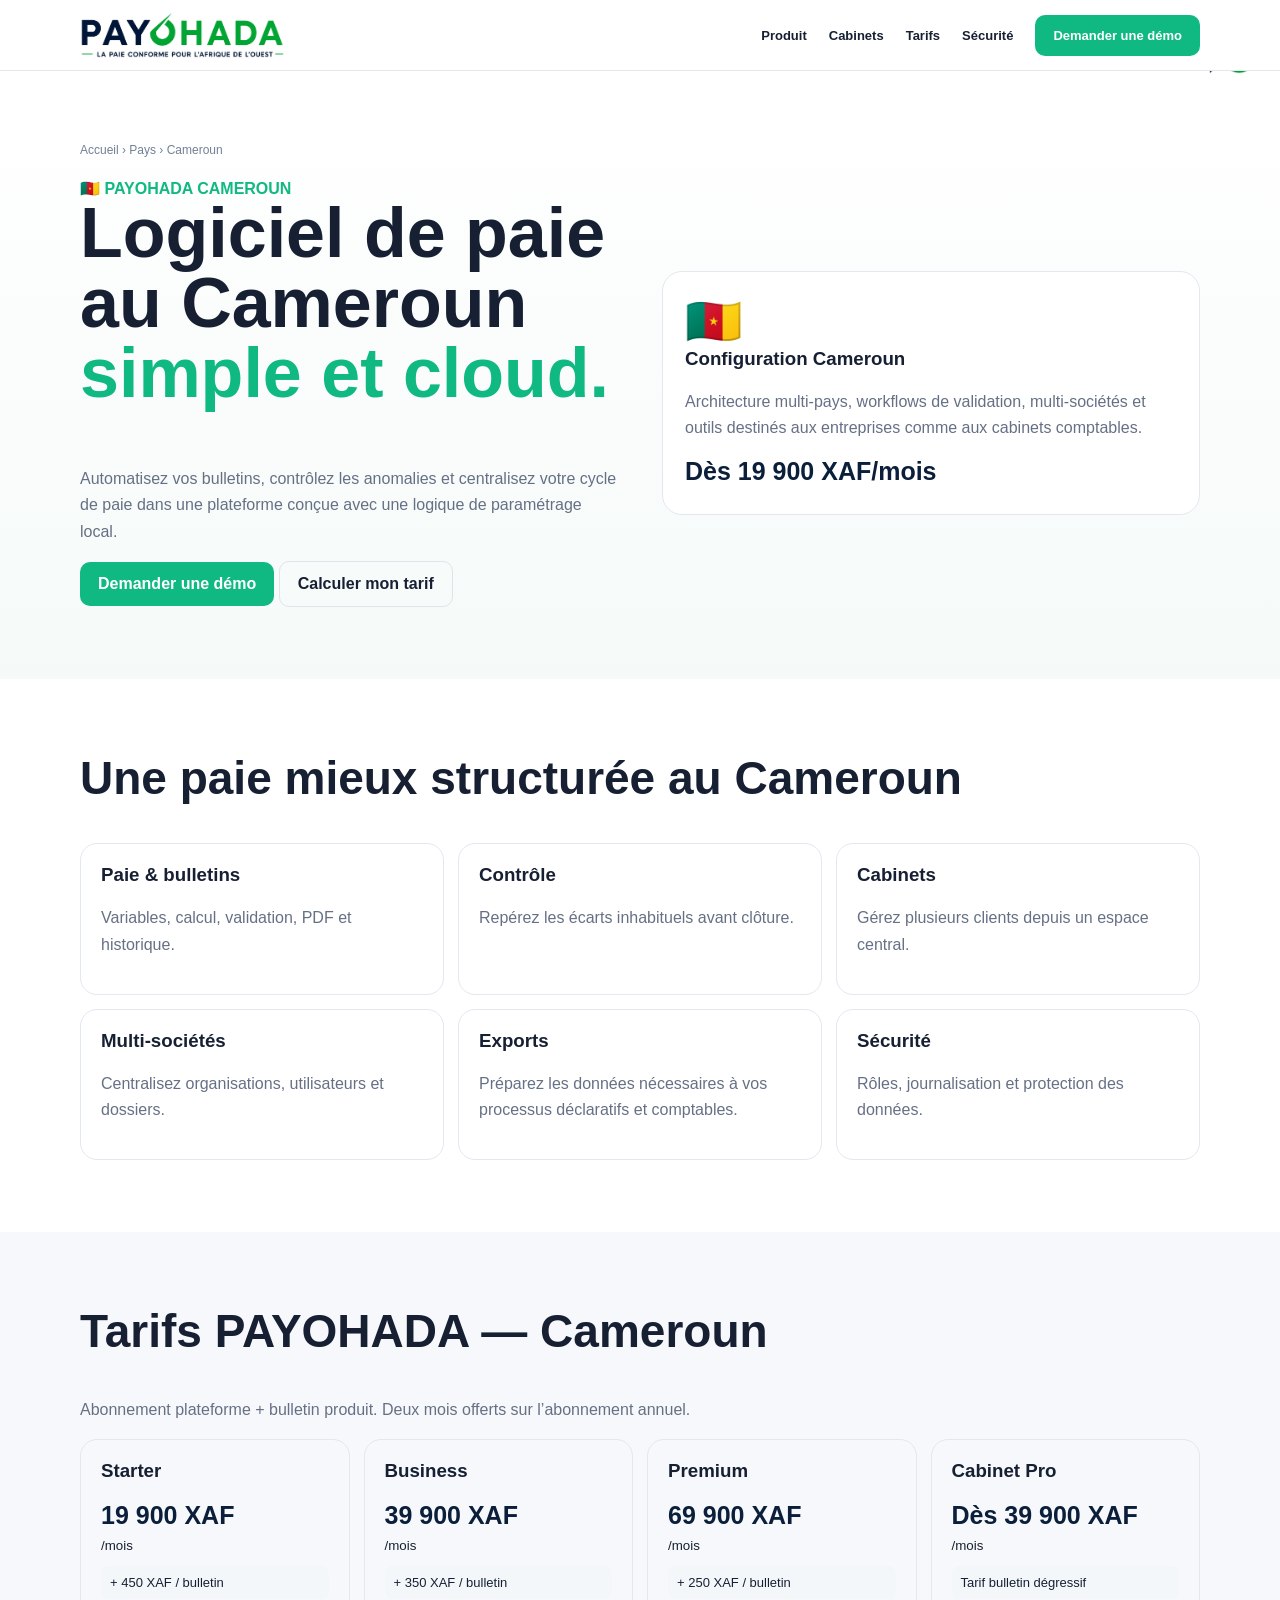
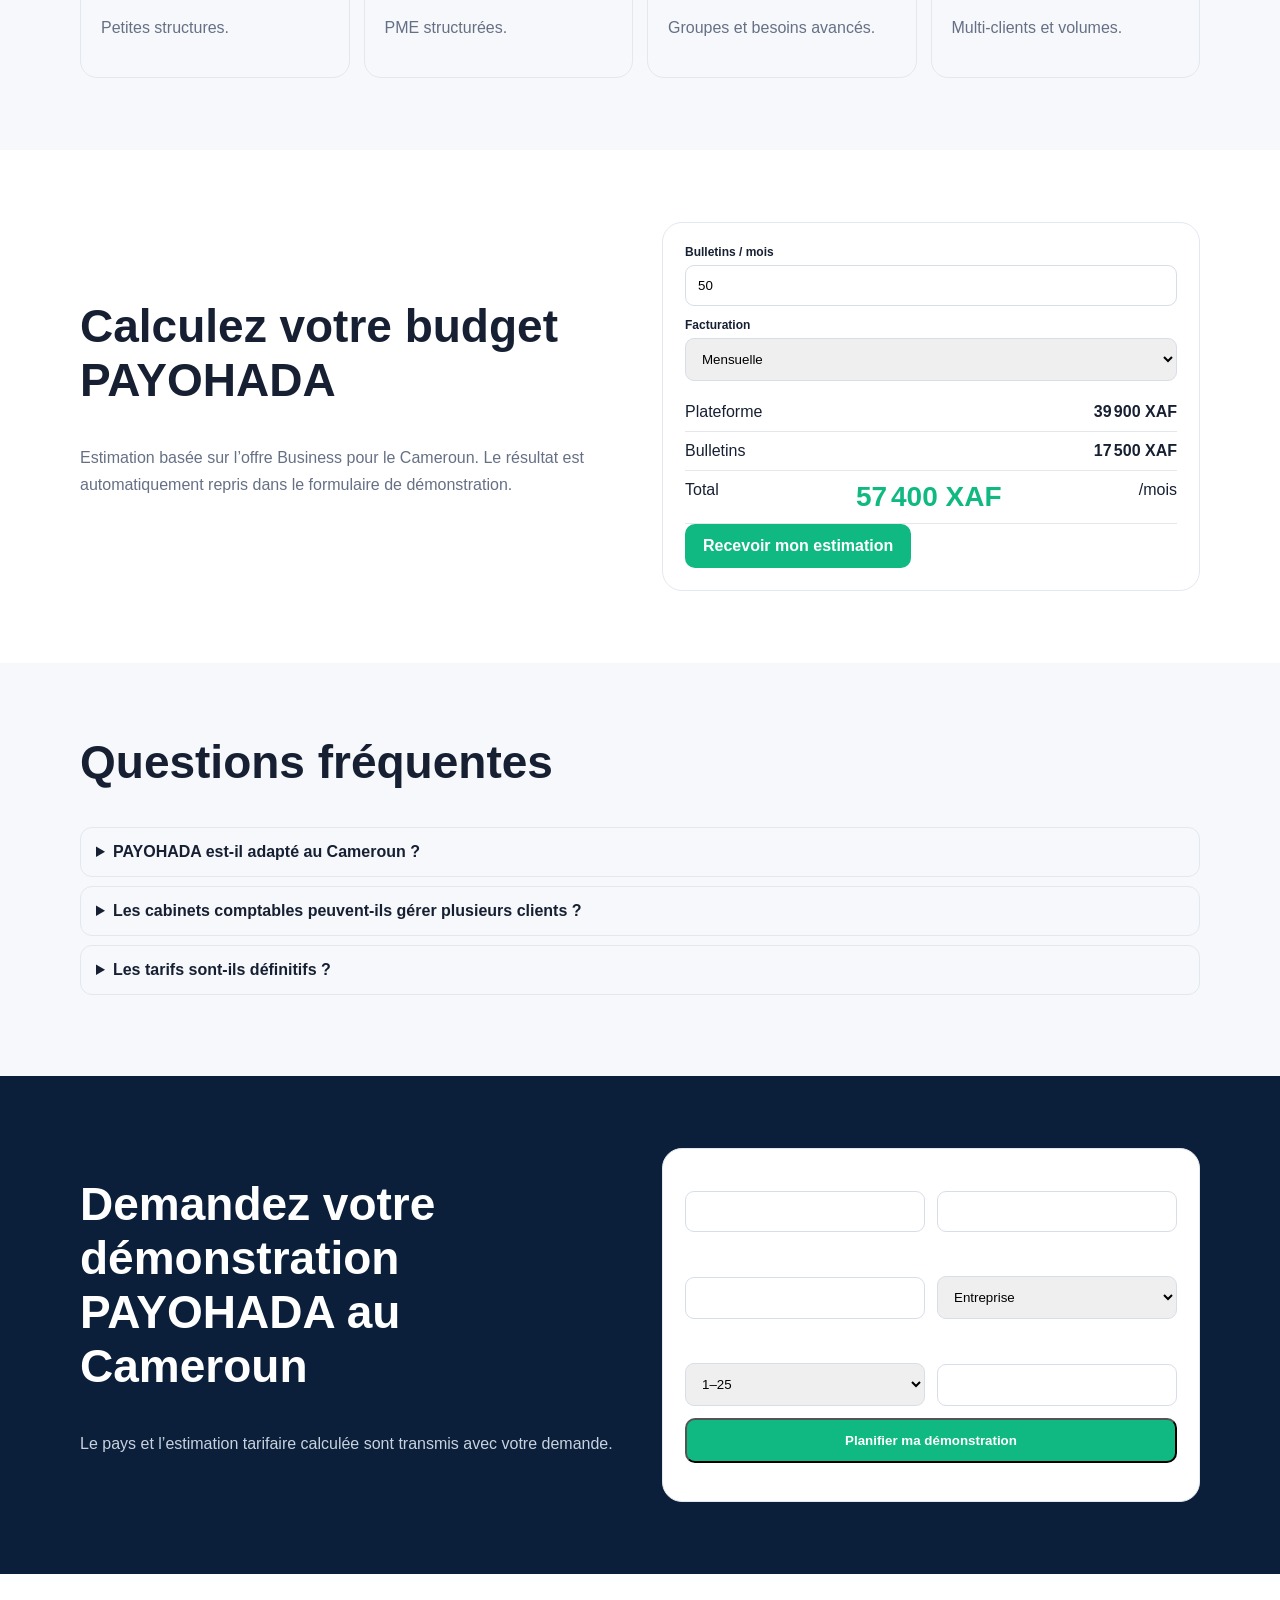
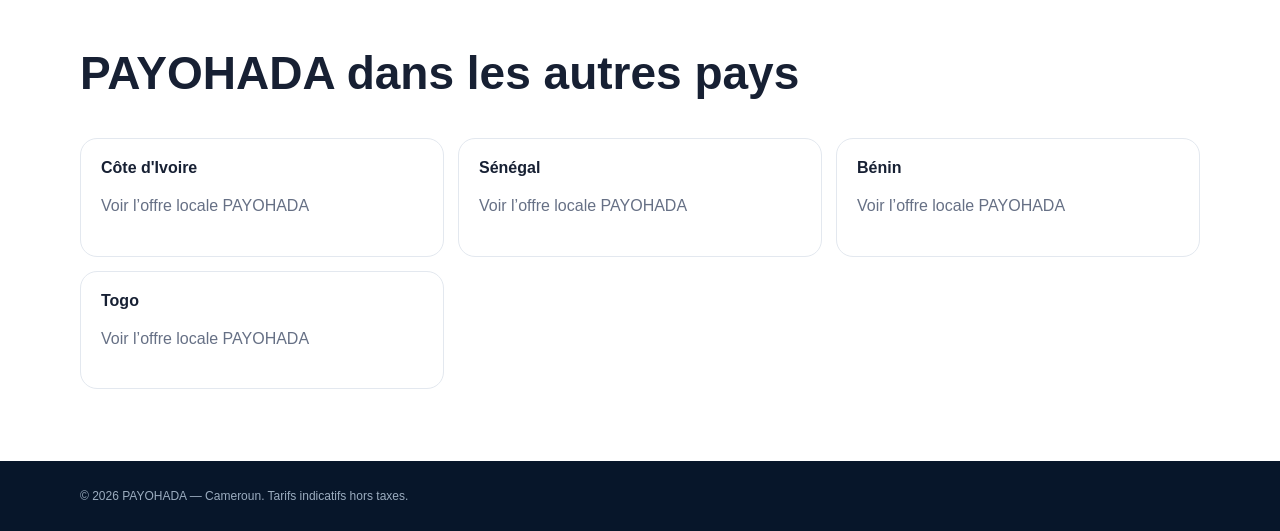
<file: cameroun/index.html>
<!doctype html><html lang="fr"><head><meta charset="utf-8"><meta name="viewport" content="width=device-width,initial-scale=1">
<title>Logiciel de paie Cameroun | PAYOHADA</title><meta name="description" content="Logiciel de paie cloud au Cameroun pour entreprises et cabinets comptables : bulletins, contrôles, multi-sociétés, exports et démonstration PAYOHADA."><link rel="canonical" href="https://site.payohada.cloud/cameroun/"><link rel="stylesheet" href="../landing.css">
<script type="application/ld+json">{"@context": "https://schema.org", "@type": "SoftwareApplication", "name": "PAYOHADA", "applicationCategory": "BusinessApplication", "operatingSystem": "Web", "offers": {"@type": "Offer", "price": 19900, "priceCurrency": "XAF"}}</script><link rel="icon" type="image/png" href="../assets/favicon.png"></head><body>
<header><div class="c nav">
<a class="logo logo-image-link" href="../index.html"><img class="landing-logo-img" src="../assets/payohada-logo.png" alt="PAYOHADA"></a>
<nav class="navlinks">
<a href="../index.html#produit">Produit</a>
<a href="../index.html#cabinets">Cabinets</a>
<a href="../index.html#tarifs">Tarifs</a>
<a href="../index.html#securite">Sécurité</a>
<a class="btn primary" href="#demo">Demander une démo</a>
</nav></div></header>
<section class="hero s"><div class="c"><div style="font-size:12px;color:#738096;margin-bottom:22px"><a href="../index.html">Accueil</a> › Pays › Cameroun</div></div><div class="c grid"><div><div class="green"><b>🇨🇲 PAYOHADA CAMEROUN</b></div><h1>Logiciel de paie au Cameroun<br><span class="green">simple et cloud.</span></h1><p>Automatisez vos bulletins, contrôlez les anomalies et centralisez votre cycle de paie dans une plateforme conçue avec une logique de paramétrage local.</p><a class="btn primary" href="#demo">Demander une démo</a> <a class="btn secondary" href="#simulateur">Calculer mon tarif</a></div><div class="card"><img class="landing-payohada-icon" src="../assets/payohada-icon.png" alt="" aria-hidden="true"><div class="flag">🇨🇲</div><h3>Configuration Cameroun</h3><p>Architecture multi-pays, workflows de validation, multi-sociétés et outils destinés aux entreprises comme aux cabinets comptables.</p><div class="amount">Dès 19 900 XAF/mois</div></div></div></section>
<section class="s"><div class="c"><h2>Une paie mieux structurée au Cameroun</h2><div class="features"><div class="feature"><h3>Paie & bulletins</h3><p>Variables, calcul, validation, PDF et historique.</p></div><div class="feature"><h3>Contrôle</h3><p>Repérez les écarts inhabituels avant clôture.</p></div><div class="feature"><h3>Cabinets</h3><p>Gérez plusieurs clients depuis un espace central.</p></div><div class="feature"><h3>Multi-sociétés</h3><p>Centralisez organisations, utilisateurs et dossiers.</p></div><div class="feature"><h3>Exports</h3><p>Préparez les données nécessaires à vos processus déclaratifs et comptables.</p></div><div class="feature"><h3>Sécurité</h3><p>Rôles, journalisation et protection des données.</p></div></div></div></section>
<section class="s alt"><div class="c"><h2>Tarifs PAYOHADA — Cameroun</h2><p>Abonnement plateforme + bulletin produit. Deux mois offerts sur l’abonnement annuel.</p><div class="prices">
<div class="price"><h3>Starter</h3><div class="amount">19 900 XAF</div><small>/mois</small><div class="bullet">+ 450 XAF / bulletin</div><p>Petites structures.</p></div>
<div class="price"><h3>Business</h3><div class="amount">39 900 XAF</div><small>/mois</small><div class="bullet">+ 350 XAF / bulletin</div><p>PME structurées.</p></div>
<div class="price"><h3>Premium</h3><div class="amount">69 900 XAF</div><small>/mois</small><div class="bullet">+ 250 XAF / bulletin</div><p>Groupes et besoins avancés.</p></div>
<div class="price"><h3>Cabinet Pro</h3><div class="amount">Dès 39 900 XAF</div><small>/mois</small><div class="bullet">Tarif bulletin dégressif</div><p>Multi-clients et volumes.</p></div></div></div></section>
<section id="simulateur" class="s"><div class="c grid"><div><h2>Calculez votre budget PAYOHADA</h2><p>Estimation basée sur l’offre Business pour le Cameroun. Le résultat est automatiquement repris dans le formulaire de démonstration.</p></div><div class="calc" data-base="39900" data-rate="350" data-cur="XAF"><label>Bulletins / mois<input id="v" type="number" min="1" value="50"></label><label>Facturation<select id="b"><option value="monthly">Mensuelle</option><option value="annual">Annuelle — 2 mois offerts</option></select></label><div class="result"><div><span>Plateforme</span><b id="base"></b></div><div><span>Bulletins</span><b id="variable"></b></div><div><span>Total</span><b class="total" id="total"></b><span id="period"></span></div></div><a class="btn primary" href="#demo">Recevoir mon estimation</a></div></div></section>
<section class="s alt"><div class="c"><h2>Questions fréquentes</h2><div class="faq"><details><summary>PAYOHADA est-il adapté au Cameroun ?</summary><p>Le produit est conçu avec une logique de paramétrage par pays. Les règles applicables doivent être configurées et maintenues selon la réglementation, les statuts salariés et les besoins de l’organisation.</p></details><details><summary>Les cabinets comptables peuvent-ils gérer plusieurs clients ?</summary><p>Oui, l’offre Cabinet prévoit une logique multi-clients, multi-sociétés et volume.</p></details><details><summary>Les tarifs sont-ils définitifs ?</summary><p>Ils constituent la grille commerciale recommandée de lancement. Les grands volumes et migrations complexes font l’objet d’un devis.</p></details></div></div></section>
<section id="demo" class="s dark"><div class="c grid"><div><h2>Demandez votre démonstration PAYOHADA au Cameroun</h2><p>Le pays et l’estimation tarifaire calculée sont transmis avec votre demande.</p></div><form><input type="hidden" name="country" value="Cameroun"><input type="hidden" name="estimate"><input type="hidden" name="calc_volume"><div class="formgrid"><label>Nom<input required></label><label>Email professionnel<input required type="email"></label><label>Entreprise / cabinet<input required></label><label>Profil<select><option>Entreprise</option><option>Cabinet comptable</option><option>Groupe multi-sociétés</option></select></label><label>Bulletins / mois<select><option>1–25</option><option>26–100</option><option>101–500</option><option>501–2 000</option><option>2 000+</option></select></label><label>Téléphone<input></label></div><button class="btn primary" style="width:100%" type="submit">Planifier ma démonstration</button><p id="msg"></p></form></div></section>
<section class="s"><div class="c"><h2>PAYOHADA dans les autres pays</h2><div class="features landing-country-nav"><a class="feature" href="../cote-divoire/"><strong>Côte d'Ivoire</strong><p>Voir l’offre locale PAYOHADA</p></a><a class="feature" href="../senegal/"><strong>Sénégal</strong><p>Voir l’offre locale PAYOHADA</p></a><a class="feature" href="../benin/"><strong>Bénin</strong><p>Voir l’offre locale PAYOHADA</p></a><a class="feature" href="../togo/"><strong>Togo</strong><p>Voir l’offre locale PAYOHADA</p></a></div></div></section><footer><div class="c">© 2026 PAYOHADA — Cameroun. Tarifs indicatifs hors taxes.</div></footer><script src="../landing.js"></script></body></html>
</file>
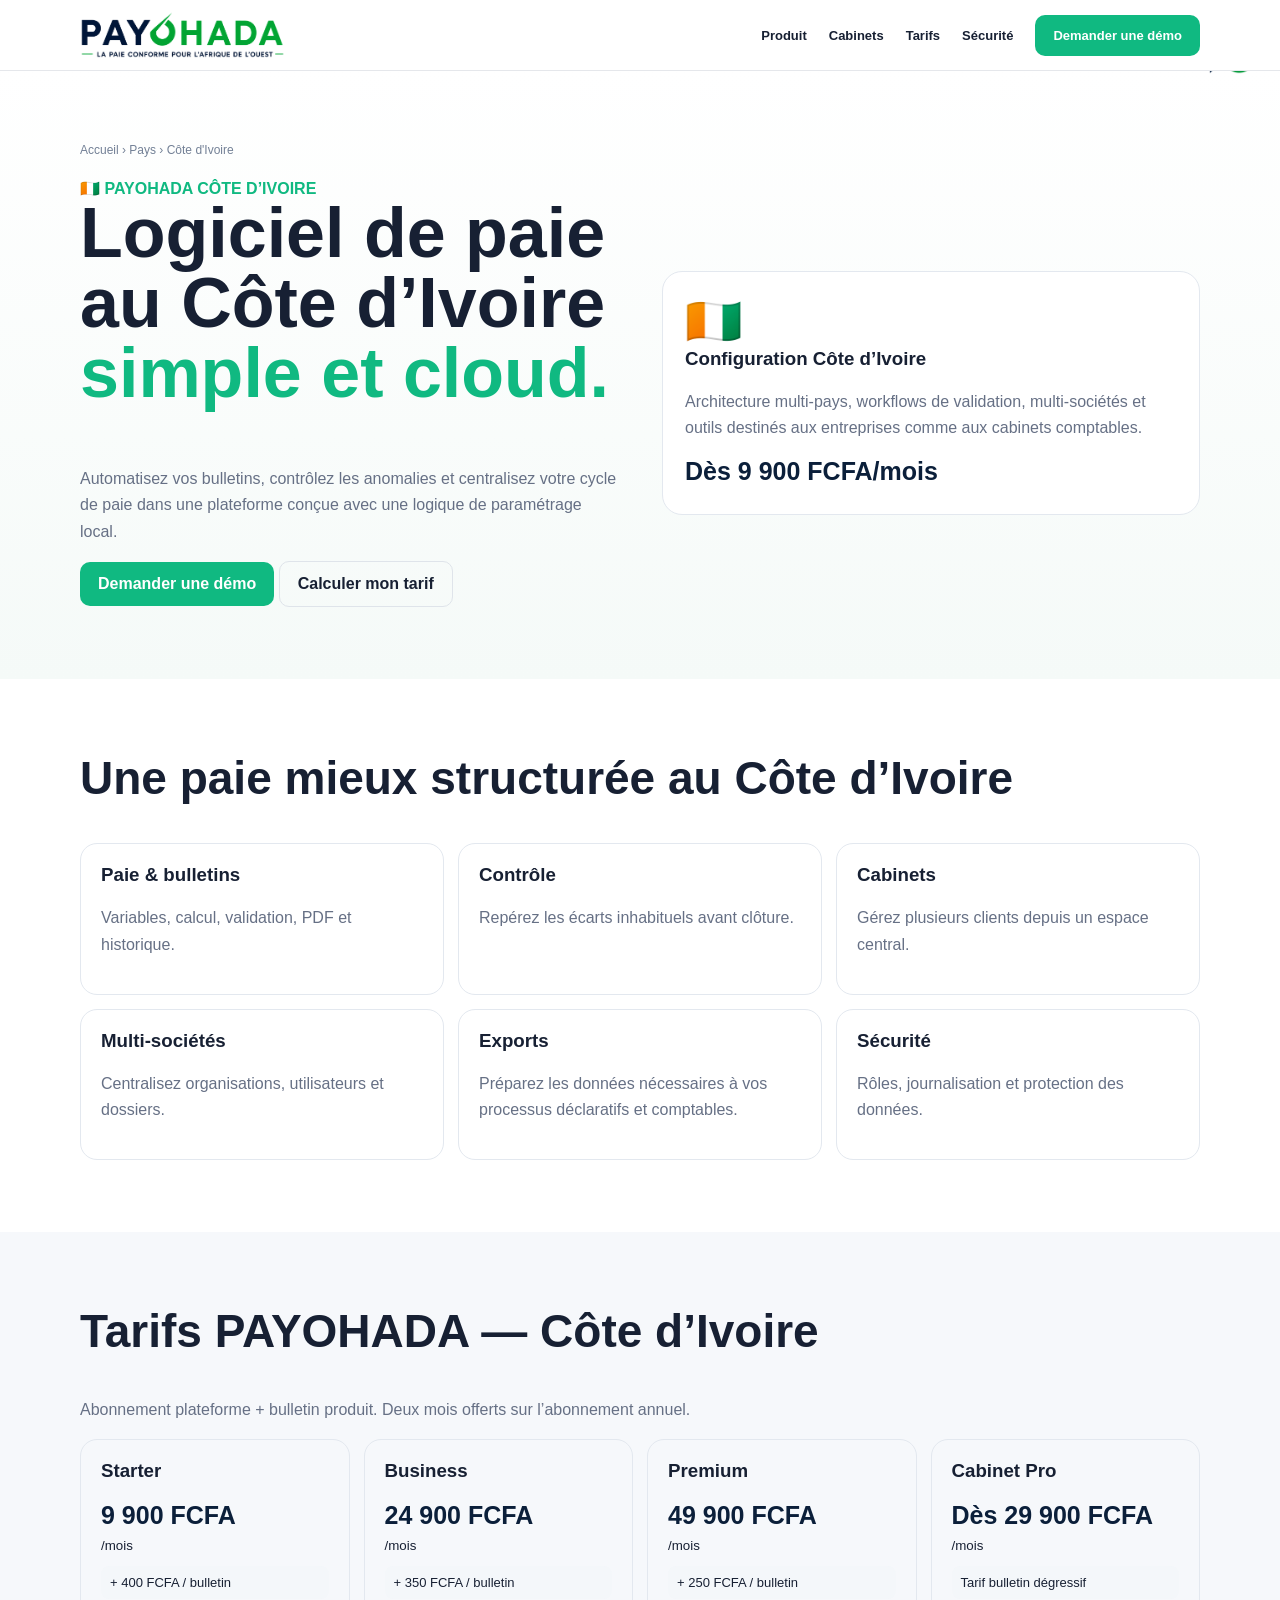
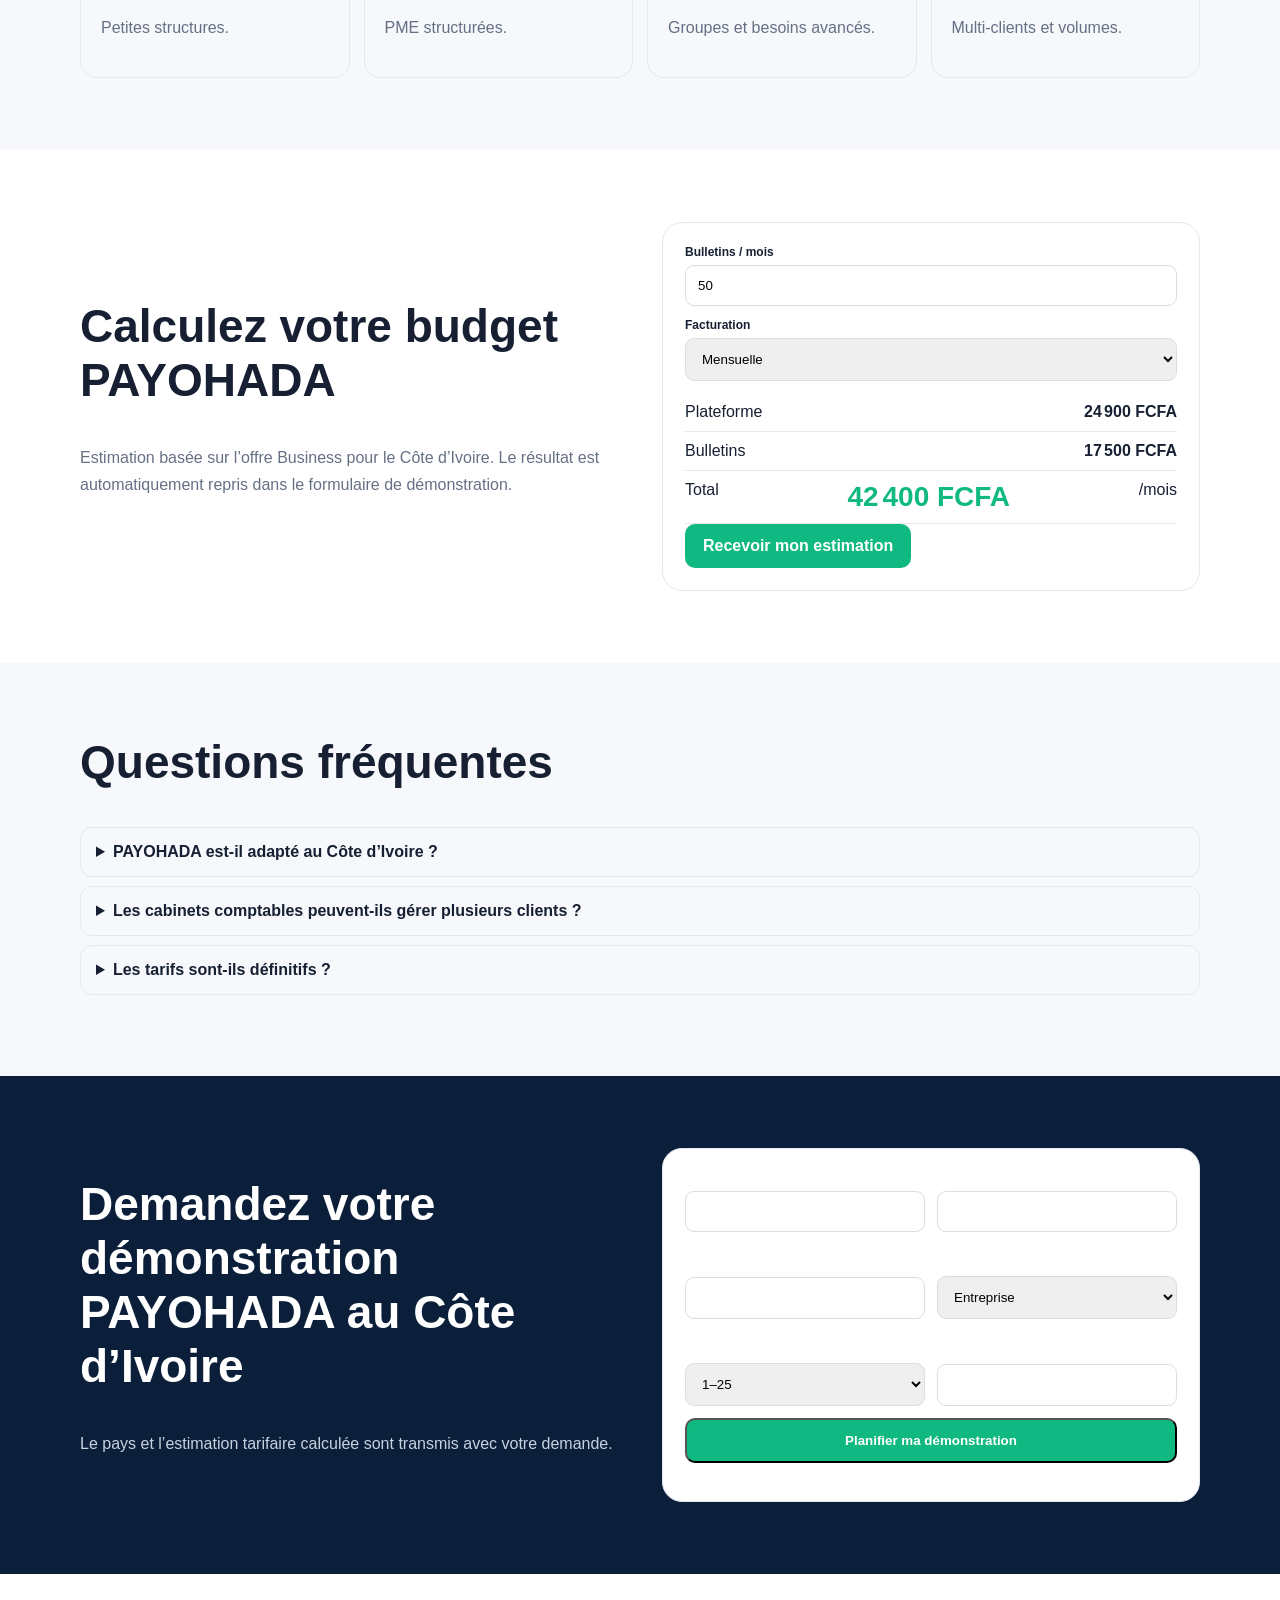
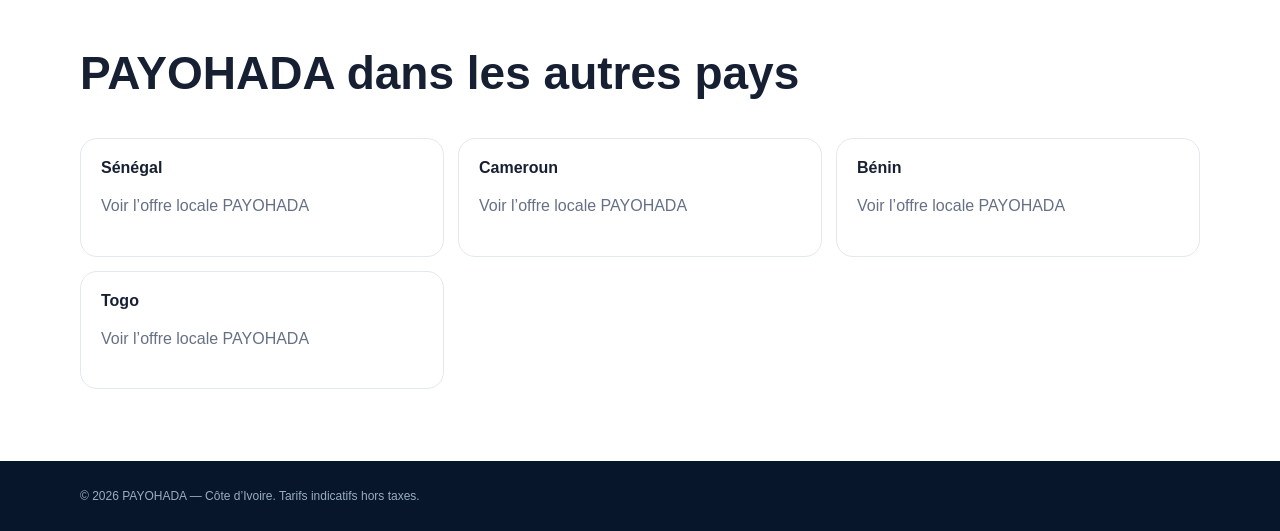
<file: cote-divoire/index.html>
<!doctype html><html lang="fr"><head><meta charset="utf-8"><meta name="viewport" content="width=device-width,initial-scale=1">
<title>Logiciel de paie Côte d’Ivoire | PAYOHADA</title><meta name="description" content="Logiciel de paie cloud au Côte d’Ivoire pour entreprises et cabinets comptables : bulletins, contrôles, multi-sociétés, exports et démonstration PAYOHADA."><link rel="canonical" href="https://site.payohada.cloud/cote-divoire/"><link rel="stylesheet" href="../landing.css">
<script type="application/ld+json">{"@context": "https://schema.org", "@type": "SoftwareApplication", "name": "PAYOHADA", "applicationCategory": "BusinessApplication", "operatingSystem": "Web", "offers": {"@type": "Offer", "price": 9900, "priceCurrency": "XOF"}}</script><link rel="icon" type="image/png" href="../assets/favicon.png"></head><body>
<header><div class="c nav">
<a class="logo logo-image-link" href="../index.html"><img class="landing-logo-img" src="../assets/payohada-logo.png" alt="PAYOHADA"></a>
<nav class="navlinks">
<a href="../index.html#produit">Produit</a>
<a href="../index.html#cabinets">Cabinets</a>
<a href="../index.html#tarifs">Tarifs</a>
<a href="../index.html#securite">Sécurité</a>
<a class="btn primary" href="#demo">Demander une démo</a>
</nav></div></header>
<section class="hero s"><div class="c"><div style="font-size:12px;color:#738096;margin-bottom:22px"><a href="../index.html">Accueil</a> › Pays › Côte d'Ivoire</div></div><div class="c grid"><div><div class="green"><b>🇨🇮 PAYOHADA CÔTE D’IVOIRE</b></div><h1>Logiciel de paie au Côte d’Ivoire<br><span class="green">simple et cloud.</span></h1><p>Automatisez vos bulletins, contrôlez les anomalies et centralisez votre cycle de paie dans une plateforme conçue avec une logique de paramétrage local.</p><a class="btn primary" href="#demo">Demander une démo</a> <a class="btn secondary" href="#simulateur">Calculer mon tarif</a></div><div class="card"><img class="landing-payohada-icon" src="../assets/payohada-icon.png" alt="" aria-hidden="true"><div class="flag">🇨🇮</div><h3>Configuration Côte d’Ivoire</h3><p>Architecture multi-pays, workflows de validation, multi-sociétés et outils destinés aux entreprises comme aux cabinets comptables.</p><div class="amount">Dès 9 900 FCFA/mois</div></div></div></section>
<section class="s"><div class="c"><h2>Une paie mieux structurée au Côte d’Ivoire</h2><div class="features"><div class="feature"><h3>Paie & bulletins</h3><p>Variables, calcul, validation, PDF et historique.</p></div><div class="feature"><h3>Contrôle</h3><p>Repérez les écarts inhabituels avant clôture.</p></div><div class="feature"><h3>Cabinets</h3><p>Gérez plusieurs clients depuis un espace central.</p></div><div class="feature"><h3>Multi-sociétés</h3><p>Centralisez organisations, utilisateurs et dossiers.</p></div><div class="feature"><h3>Exports</h3><p>Préparez les données nécessaires à vos processus déclaratifs et comptables.</p></div><div class="feature"><h3>Sécurité</h3><p>Rôles, journalisation et protection des données.</p></div></div></div></section>
<section class="s alt"><div class="c"><h2>Tarifs PAYOHADA — Côte d’Ivoire</h2><p>Abonnement plateforme + bulletin produit. Deux mois offerts sur l’abonnement annuel.</p><div class="prices">
<div class="price"><h3>Starter</h3><div class="amount">9 900 FCFA</div><small>/mois</small><div class="bullet">+ 400 FCFA / bulletin</div><p>Petites structures.</p></div>
<div class="price"><h3>Business</h3><div class="amount">24 900 FCFA</div><small>/mois</small><div class="bullet">+ 350 FCFA / bulletin</div><p>PME structurées.</p></div>
<div class="price"><h3>Premium</h3><div class="amount">49 900 FCFA</div><small>/mois</small><div class="bullet">+ 250 FCFA / bulletin</div><p>Groupes et besoins avancés.</p></div>
<div class="price"><h3>Cabinet Pro</h3><div class="amount">Dès 29 900 FCFA</div><small>/mois</small><div class="bullet">Tarif bulletin dégressif</div><p>Multi-clients et volumes.</p></div></div></div></section>
<section id="simulateur" class="s"><div class="c grid"><div><h2>Calculez votre budget PAYOHADA</h2><p>Estimation basée sur l’offre Business pour le Côte d’Ivoire. Le résultat est automatiquement repris dans le formulaire de démonstration.</p></div><div class="calc" data-base="24900" data-rate="350" data-cur="FCFA"><label>Bulletins / mois<input id="v" type="number" min="1" value="50"></label><label>Facturation<select id="b"><option value="monthly">Mensuelle</option><option value="annual">Annuelle — 2 mois offerts</option></select></label><div class="result"><div><span>Plateforme</span><b id="base"></b></div><div><span>Bulletins</span><b id="variable"></b></div><div><span>Total</span><b class="total" id="total"></b><span id="period"></span></div></div><a class="btn primary" href="#demo">Recevoir mon estimation</a></div></div></section>
<section class="s alt"><div class="c"><h2>Questions fréquentes</h2><div class="faq"><details><summary>PAYOHADA est-il adapté au Côte d’Ivoire ?</summary><p>Le produit est conçu avec une logique de paramétrage par pays. Les règles applicables doivent être configurées et maintenues selon la réglementation, les statuts salariés et les besoins de l’organisation.</p></details><details><summary>Les cabinets comptables peuvent-ils gérer plusieurs clients ?</summary><p>Oui, l’offre Cabinet prévoit une logique multi-clients, multi-sociétés et volume.</p></details><details><summary>Les tarifs sont-ils définitifs ?</summary><p>Ils constituent la grille commerciale recommandée de lancement. Les grands volumes et migrations complexes font l’objet d’un devis.</p></details></div></div></section>
<section id="demo" class="s dark"><div class="c grid"><div><h2>Demandez votre démonstration PAYOHADA au Côte d’Ivoire</h2><p>Le pays et l’estimation tarifaire calculée sont transmis avec votre demande.</p></div><form><input type="hidden" name="country" value="Côte d’Ivoire"><input type="hidden" name="estimate"><input type="hidden" name="calc_volume"><div class="formgrid"><label>Nom<input required></label><label>Email professionnel<input required type="email"></label><label>Entreprise / cabinet<input required></label><label>Profil<select><option>Entreprise</option><option>Cabinet comptable</option><option>Groupe multi-sociétés</option></select></label><label>Bulletins / mois<select><option>1–25</option><option>26–100</option><option>101–500</option><option>501–2 000</option><option>2 000+</option></select></label><label>Téléphone<input></label></div><button class="btn primary" style="width:100%" type="submit">Planifier ma démonstration</button><p id="msg"></p></form></div></section>
<section class="s"><div class="c"><h2>PAYOHADA dans les autres pays</h2><div class="features landing-country-nav"><a class="feature" href="../senegal/"><strong>Sénégal</strong><p>Voir l’offre locale PAYOHADA</p></a><a class="feature" href="../cameroun/"><strong>Cameroun</strong><p>Voir l’offre locale PAYOHADA</p></a><a class="feature" href="../benin/"><strong>Bénin</strong><p>Voir l’offre locale PAYOHADA</p></a><a class="feature" href="../togo/"><strong>Togo</strong><p>Voir l’offre locale PAYOHADA</p></a></div></div></section><footer><div class="c">© 2026 PAYOHADA — Côte d’Ivoire. Tarifs indicatifs hors taxes.</div></footer><script src="../landing.js"></script></body></html>
</file>
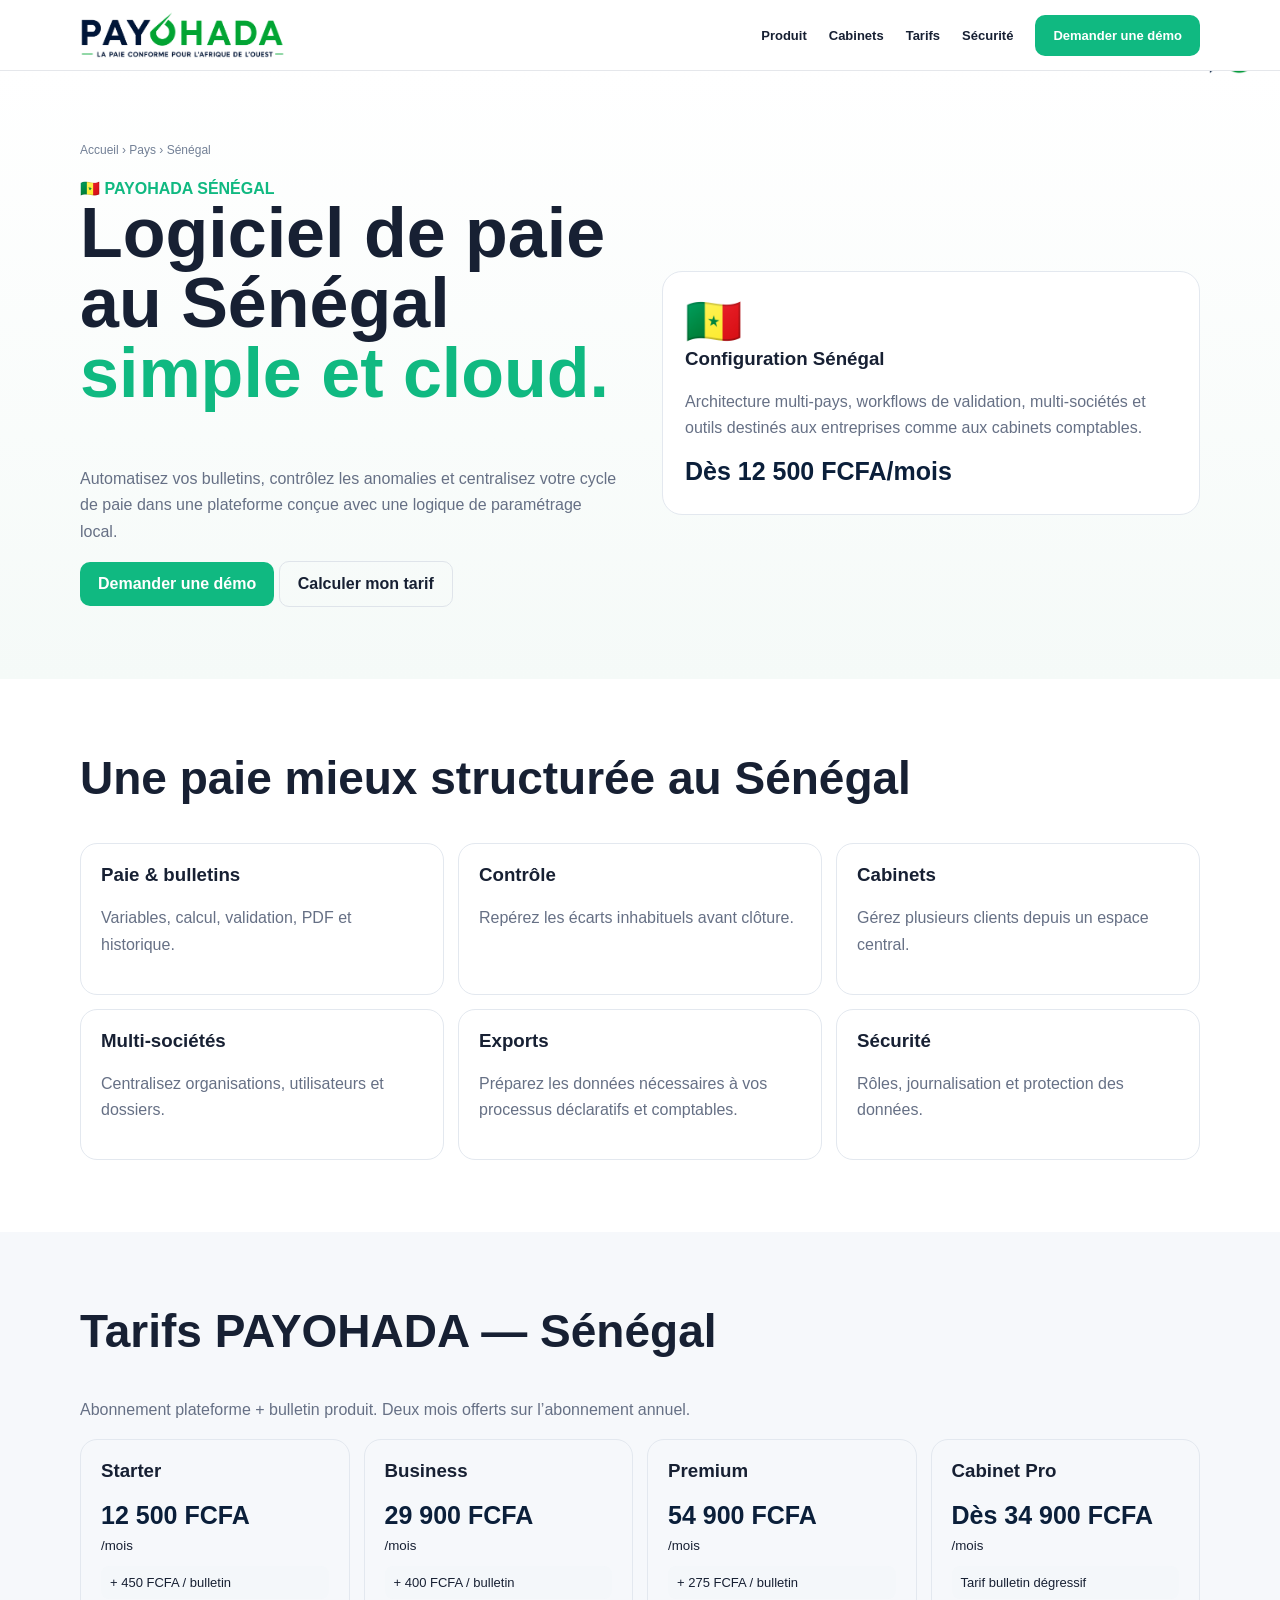
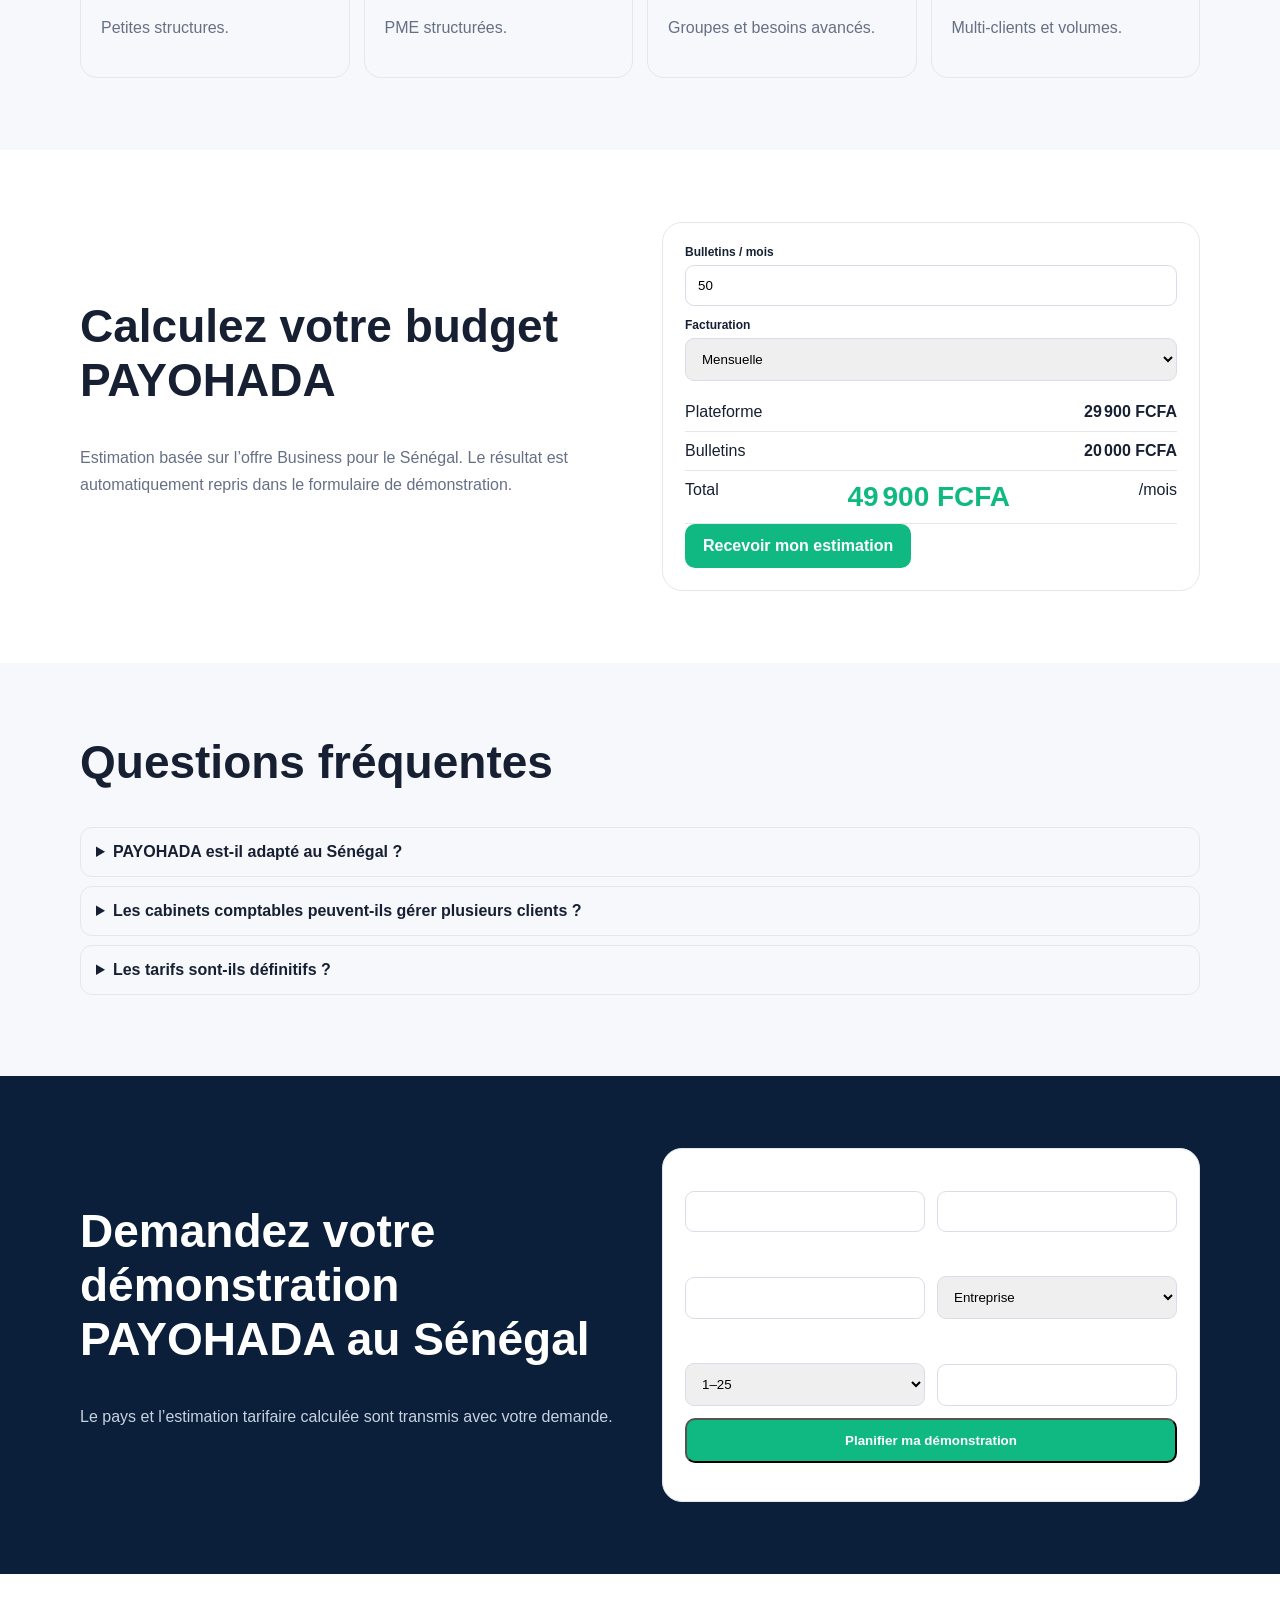
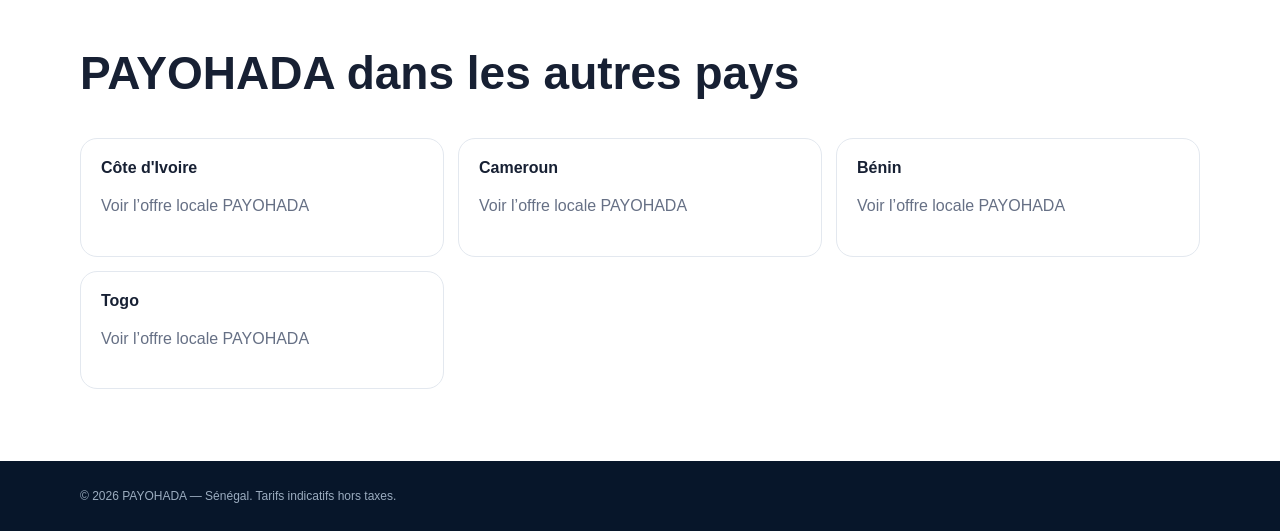
<file: senegal/index.html>
<!doctype html><html lang="fr"><head><meta charset="utf-8"><meta name="viewport" content="width=device-width,initial-scale=1">
<title>Logiciel de paie Sénégal | PAYOHADA</title><meta name="description" content="Logiciel de paie cloud au Sénégal pour entreprises et cabinets comptables : bulletins, contrôles, multi-sociétés, exports et démonstration PAYOHADA."><link rel="canonical" href="https://site.payohada.cloud/senegal/"><link rel="stylesheet" href="../landing.css">
<script type="application/ld+json">{"@context": "https://schema.org", "@type": "SoftwareApplication", "name": "PAYOHADA", "applicationCategory": "BusinessApplication", "operatingSystem": "Web", "offers": {"@type": "Offer", "price": 12500, "priceCurrency": "XOF"}}</script><link rel="icon" type="image/png" href="../assets/favicon.png"></head><body>
<header><div class="c nav">
<a class="logo logo-image-link" href="../index.html"><img class="landing-logo-img" src="../assets/payohada-logo.png" alt="PAYOHADA"></a>
<nav class="navlinks">
<a href="../index.html#produit">Produit</a>
<a href="../index.html#cabinets">Cabinets</a>
<a href="../index.html#tarifs">Tarifs</a>
<a href="../index.html#securite">Sécurité</a>
<a class="btn primary" href="#demo">Demander une démo</a>
</nav></div></header>
<section class="hero s"><div class="c"><div style="font-size:12px;color:#738096;margin-bottom:22px"><a href="../index.html">Accueil</a> › Pays › Sénégal</div></div><div class="c grid"><div><div class="green"><b>🇸🇳 PAYOHADA SÉNÉGAL</b></div><h1>Logiciel de paie au Sénégal<br><span class="green">simple et cloud.</span></h1><p>Automatisez vos bulletins, contrôlez les anomalies et centralisez votre cycle de paie dans une plateforme conçue avec une logique de paramétrage local.</p><a class="btn primary" href="#demo">Demander une démo</a> <a class="btn secondary" href="#simulateur">Calculer mon tarif</a></div><div class="card"><img class="landing-payohada-icon" src="../assets/payohada-icon.png" alt="" aria-hidden="true"><div class="flag">🇸🇳</div><h3>Configuration Sénégal</h3><p>Architecture multi-pays, workflows de validation, multi-sociétés et outils destinés aux entreprises comme aux cabinets comptables.</p><div class="amount">Dès 12 500 FCFA/mois</div></div></div></section>
<section class="s"><div class="c"><h2>Une paie mieux structurée au Sénégal</h2><div class="features"><div class="feature"><h3>Paie & bulletins</h3><p>Variables, calcul, validation, PDF et historique.</p></div><div class="feature"><h3>Contrôle</h3><p>Repérez les écarts inhabituels avant clôture.</p></div><div class="feature"><h3>Cabinets</h3><p>Gérez plusieurs clients depuis un espace central.</p></div><div class="feature"><h3>Multi-sociétés</h3><p>Centralisez organisations, utilisateurs et dossiers.</p></div><div class="feature"><h3>Exports</h3><p>Préparez les données nécessaires à vos processus déclaratifs et comptables.</p></div><div class="feature"><h3>Sécurité</h3><p>Rôles, journalisation et protection des données.</p></div></div></div></section>
<section class="s alt"><div class="c"><h2>Tarifs PAYOHADA — Sénégal</h2><p>Abonnement plateforme + bulletin produit. Deux mois offerts sur l’abonnement annuel.</p><div class="prices">
<div class="price"><h3>Starter</h3><div class="amount">12 500 FCFA</div><small>/mois</small><div class="bullet">+ 450 FCFA / bulletin</div><p>Petites structures.</p></div>
<div class="price"><h3>Business</h3><div class="amount">29 900 FCFA</div><small>/mois</small><div class="bullet">+ 400 FCFA / bulletin</div><p>PME structurées.</p></div>
<div class="price"><h3>Premium</h3><div class="amount">54 900 FCFA</div><small>/mois</small><div class="bullet">+ 275 FCFA / bulletin</div><p>Groupes et besoins avancés.</p></div>
<div class="price"><h3>Cabinet Pro</h3><div class="amount">Dès 34 900 FCFA</div><small>/mois</small><div class="bullet">Tarif bulletin dégressif</div><p>Multi-clients et volumes.</p></div></div></div></section>
<section id="simulateur" class="s"><div class="c grid"><div><h2>Calculez votre budget PAYOHADA</h2><p>Estimation basée sur l’offre Business pour le Sénégal. Le résultat est automatiquement repris dans le formulaire de démonstration.</p></div><div class="calc" data-base="29900" data-rate="400" data-cur="FCFA"><label>Bulletins / mois<input id="v" type="number" min="1" value="50"></label><label>Facturation<select id="b"><option value="monthly">Mensuelle</option><option value="annual">Annuelle — 2 mois offerts</option></select></label><div class="result"><div><span>Plateforme</span><b id="base"></b></div><div><span>Bulletins</span><b id="variable"></b></div><div><span>Total</span><b class="total" id="total"></b><span id="period"></span></div></div><a class="btn primary" href="#demo">Recevoir mon estimation</a></div></div></section>
<section class="s alt"><div class="c"><h2>Questions fréquentes</h2><div class="faq"><details><summary>PAYOHADA est-il adapté au Sénégal ?</summary><p>Le produit est conçu avec une logique de paramétrage par pays. Les règles applicables doivent être configurées et maintenues selon la réglementation, les statuts salariés et les besoins de l’organisation.</p></details><details><summary>Les cabinets comptables peuvent-ils gérer plusieurs clients ?</summary><p>Oui, l’offre Cabinet prévoit une logique multi-clients, multi-sociétés et volume.</p></details><details><summary>Les tarifs sont-ils définitifs ?</summary><p>Ils constituent la grille commerciale recommandée de lancement. Les grands volumes et migrations complexes font l’objet d’un devis.</p></details></div></div></section>
<section id="demo" class="s dark"><div class="c grid"><div><h2>Demandez votre démonstration PAYOHADA au Sénégal</h2><p>Le pays et l’estimation tarifaire calculée sont transmis avec votre demande.</p></div><form><input type="hidden" name="country" value="Sénégal"><input type="hidden" name="estimate"><input type="hidden" name="calc_volume"><div class="formgrid"><label>Nom<input required></label><label>Email professionnel<input required type="email"></label><label>Entreprise / cabinet<input required></label><label>Profil<select><option>Entreprise</option><option>Cabinet comptable</option><option>Groupe multi-sociétés</option></select></label><label>Bulletins / mois<select><option>1–25</option><option>26–100</option><option>101–500</option><option>501–2 000</option><option>2 000+</option></select></label><label>Téléphone<input></label></div><button class="btn primary" style="width:100%" type="submit">Planifier ma démonstration</button><p id="msg"></p></form></div></section>
<section class="s"><div class="c"><h2>PAYOHADA dans les autres pays</h2><div class="features landing-country-nav"><a class="feature" href="../cote-divoire/"><strong>Côte d'Ivoire</strong><p>Voir l’offre locale PAYOHADA</p></a><a class="feature" href="../cameroun/"><strong>Cameroun</strong><p>Voir l’offre locale PAYOHADA</p></a><a class="feature" href="../benin/"><strong>Bénin</strong><p>Voir l’offre locale PAYOHADA</p></a><a class="feature" href="../togo/"><strong>Togo</strong><p>Voir l’offre locale PAYOHADA</p></a></div></div></section><footer><div class="c">© 2026 PAYOHADA — Sénégal. Tarifs indicatifs hors taxes.</div></footer><script src="../landing.js"></script></body></html>
</file>
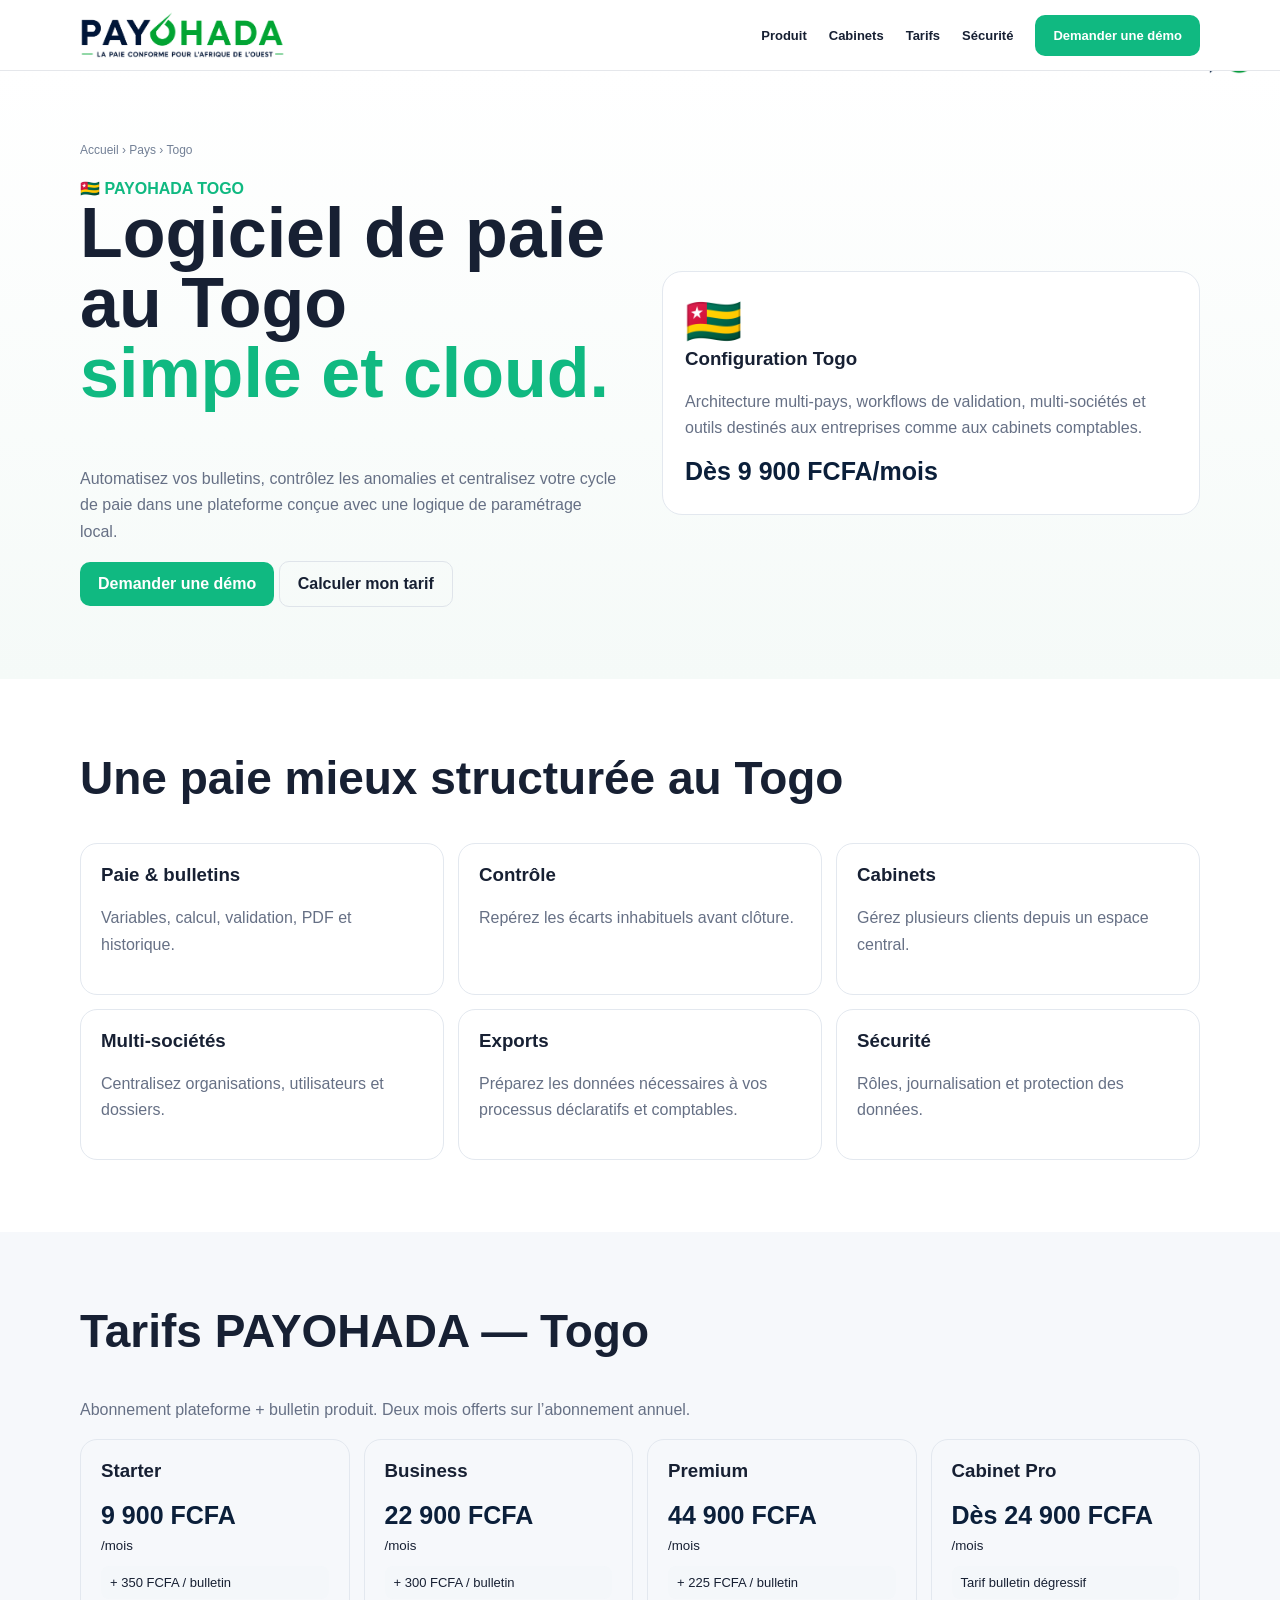
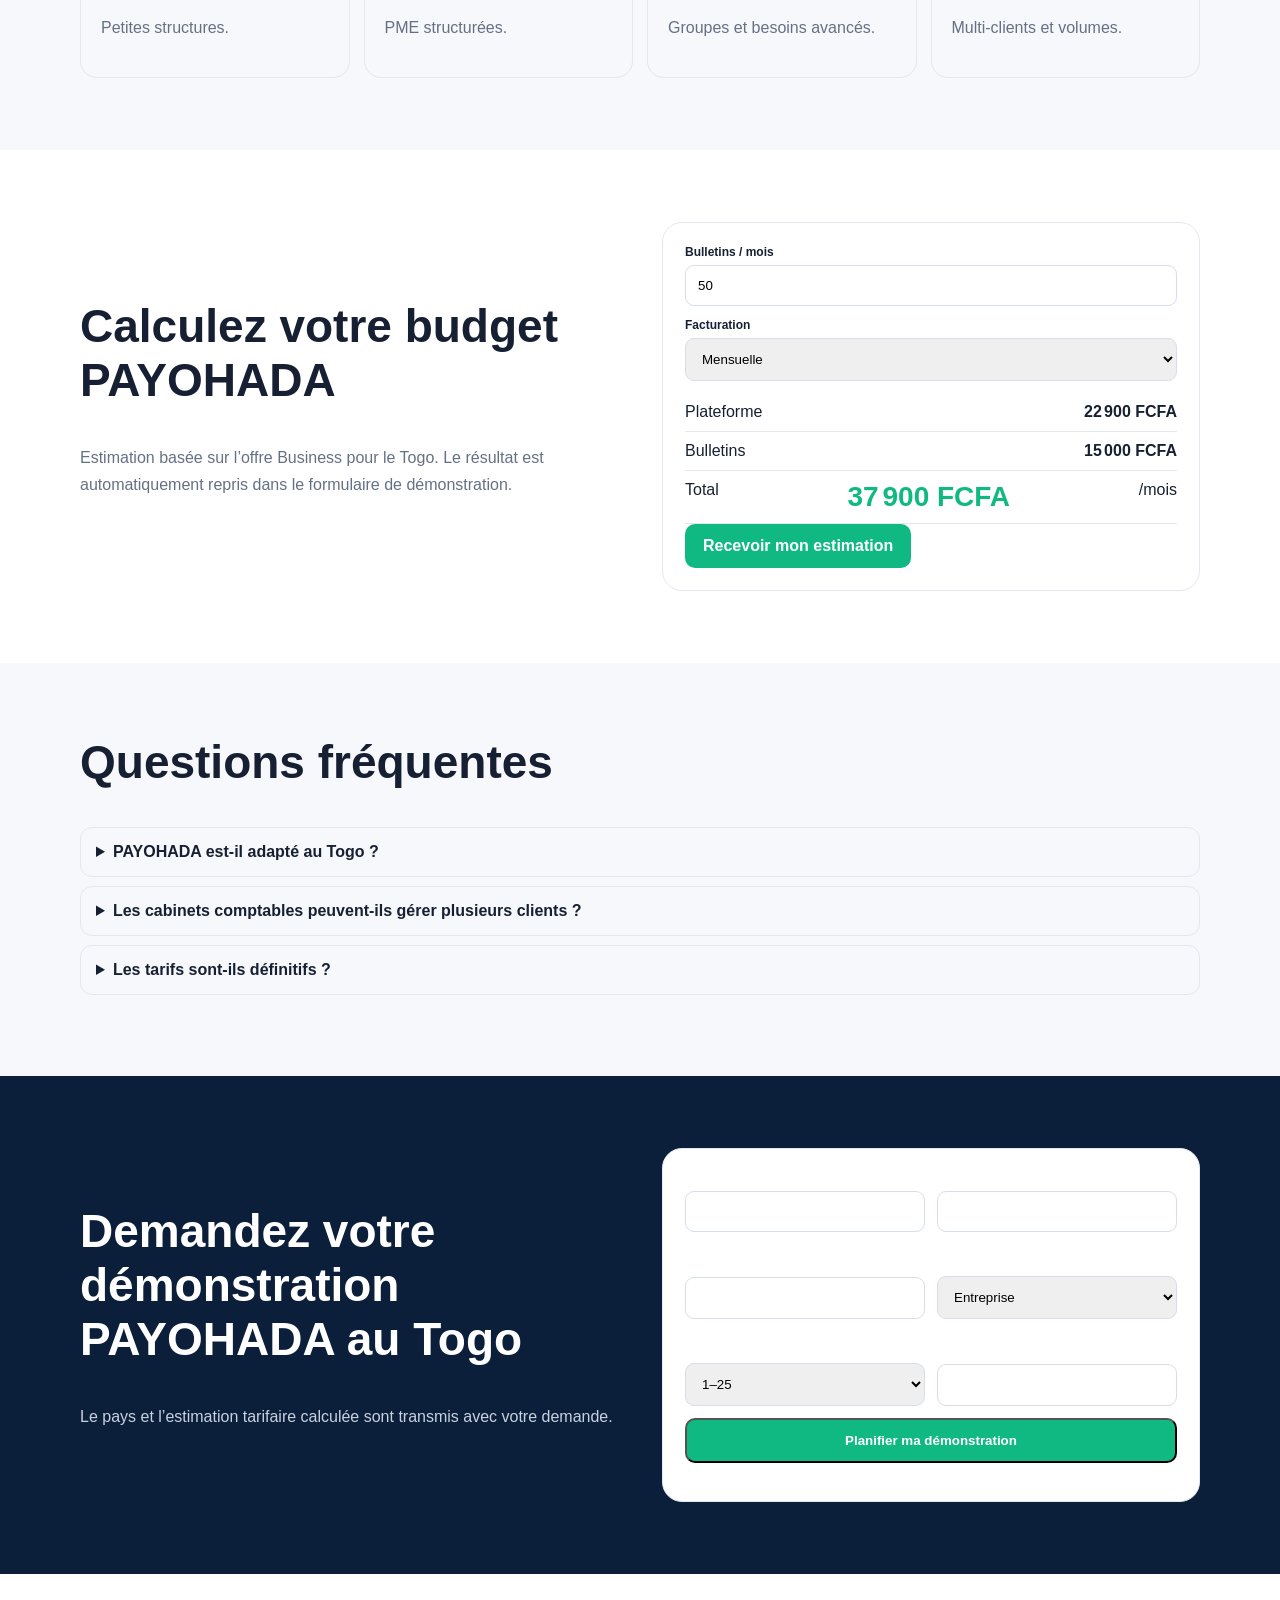
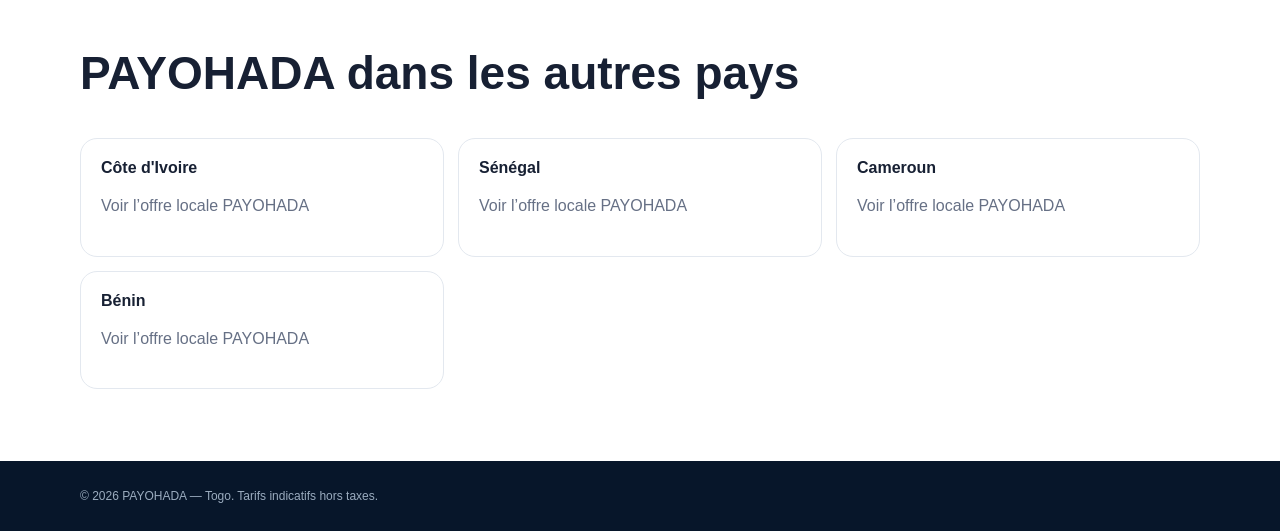
<file: togo/index.html>
<!doctype html><html lang="fr"><head><meta charset="utf-8"><meta name="viewport" content="width=device-width,initial-scale=1">
<title>Logiciel de paie Togo | PAYOHADA</title><meta name="description" content="Logiciel de paie cloud au Togo pour entreprises et cabinets comptables : bulletins, contrôles, multi-sociétés, exports et démonstration PAYOHADA."><link rel="canonical" href="https://site.payohada.cloud/togo/"><link rel="stylesheet" href="../landing.css">
<script type="application/ld+json">{"@context": "https://schema.org", "@type": "SoftwareApplication", "name": "PAYOHADA", "applicationCategory": "BusinessApplication", "operatingSystem": "Web", "offers": {"@type": "Offer", "price": 9900, "priceCurrency": "XOF"}}</script><link rel="icon" type="image/png" href="../assets/favicon.png"></head><body>
<header><div class="c nav">
<a class="logo logo-image-link" href="../index.html"><img class="landing-logo-img" src="../assets/payohada-logo.png" alt="PAYOHADA"></a>
<nav class="navlinks">
<a href="../index.html#produit">Produit</a>
<a href="../index.html#cabinets">Cabinets</a>
<a href="../index.html#tarifs">Tarifs</a>
<a href="../index.html#securite">Sécurité</a>
<a class="btn primary" href="#demo">Demander une démo</a>
</nav></div></header>
<section class="hero s"><div class="c"><div style="font-size:12px;color:#738096;margin-bottom:22px"><a href="../index.html">Accueil</a> › Pays › Togo</div></div><div class="c grid"><div><div class="green"><b>🇹🇬 PAYOHADA TOGO</b></div><h1>Logiciel de paie au Togo<br><span class="green">simple et cloud.</span></h1><p>Automatisez vos bulletins, contrôlez les anomalies et centralisez votre cycle de paie dans une plateforme conçue avec une logique de paramétrage local.</p><a class="btn primary" href="#demo">Demander une démo</a> <a class="btn secondary" href="#simulateur">Calculer mon tarif</a></div><div class="card"><img class="landing-payohada-icon" src="../assets/payohada-icon.png" alt="" aria-hidden="true"><div class="flag">🇹🇬</div><h3>Configuration Togo</h3><p>Architecture multi-pays, workflows de validation, multi-sociétés et outils destinés aux entreprises comme aux cabinets comptables.</p><div class="amount">Dès 9 900 FCFA/mois</div></div></div></section>
<section class="s"><div class="c"><h2>Une paie mieux structurée au Togo</h2><div class="features"><div class="feature"><h3>Paie & bulletins</h3><p>Variables, calcul, validation, PDF et historique.</p></div><div class="feature"><h3>Contrôle</h3><p>Repérez les écarts inhabituels avant clôture.</p></div><div class="feature"><h3>Cabinets</h3><p>Gérez plusieurs clients depuis un espace central.</p></div><div class="feature"><h3>Multi-sociétés</h3><p>Centralisez organisations, utilisateurs et dossiers.</p></div><div class="feature"><h3>Exports</h3><p>Préparez les données nécessaires à vos processus déclaratifs et comptables.</p></div><div class="feature"><h3>Sécurité</h3><p>Rôles, journalisation et protection des données.</p></div></div></div></section>
<section class="s alt"><div class="c"><h2>Tarifs PAYOHADA — Togo</h2><p>Abonnement plateforme + bulletin produit. Deux mois offerts sur l’abonnement annuel.</p><div class="prices">
<div class="price"><h3>Starter</h3><div class="amount">9 900 FCFA</div><small>/mois</small><div class="bullet">+ 350 FCFA / bulletin</div><p>Petites structures.</p></div>
<div class="price"><h3>Business</h3><div class="amount">22 900 FCFA</div><small>/mois</small><div class="bullet">+ 300 FCFA / bulletin</div><p>PME structurées.</p></div>
<div class="price"><h3>Premium</h3><div class="amount">44 900 FCFA</div><small>/mois</small><div class="bullet">+ 225 FCFA / bulletin</div><p>Groupes et besoins avancés.</p></div>
<div class="price"><h3>Cabinet Pro</h3><div class="amount">Dès 24 900 FCFA</div><small>/mois</small><div class="bullet">Tarif bulletin dégressif</div><p>Multi-clients et volumes.</p></div></div></div></section>
<section id="simulateur" class="s"><div class="c grid"><div><h2>Calculez votre budget PAYOHADA</h2><p>Estimation basée sur l’offre Business pour le Togo. Le résultat est automatiquement repris dans le formulaire de démonstration.</p></div><div class="calc" data-base="22900" data-rate="300" data-cur="FCFA"><label>Bulletins / mois<input id="v" type="number" min="1" value="50"></label><label>Facturation<select id="b"><option value="monthly">Mensuelle</option><option value="annual">Annuelle — 2 mois offerts</option></select></label><div class="result"><div><span>Plateforme</span><b id="base"></b></div><div><span>Bulletins</span><b id="variable"></b></div><div><span>Total</span><b class="total" id="total"></b><span id="period"></span></div></div><a class="btn primary" href="#demo">Recevoir mon estimation</a></div></div></section>
<section class="s alt"><div class="c"><h2>Questions fréquentes</h2><div class="faq"><details><summary>PAYOHADA est-il adapté au Togo ?</summary><p>Le produit est conçu avec une logique de paramétrage par pays. Les règles applicables doivent être configurées et maintenues selon la réglementation, les statuts salariés et les besoins de l’organisation.</p></details><details><summary>Les cabinets comptables peuvent-ils gérer plusieurs clients ?</summary><p>Oui, l’offre Cabinet prévoit une logique multi-clients, multi-sociétés et volume.</p></details><details><summary>Les tarifs sont-ils définitifs ?</summary><p>Ils constituent la grille commerciale recommandée de lancement. Les grands volumes et migrations complexes font l’objet d’un devis.</p></details></div></div></section>
<section id="demo" class="s dark"><div class="c grid"><div><h2>Demandez votre démonstration PAYOHADA au Togo</h2><p>Le pays et l’estimation tarifaire calculée sont transmis avec votre demande.</p></div><form><input type="hidden" name="country" value="Togo"><input type="hidden" name="estimate"><input type="hidden" name="calc_volume"><div class="formgrid"><label>Nom<input required></label><label>Email professionnel<input required type="email"></label><label>Entreprise / cabinet<input required></label><label>Profil<select><option>Entreprise</option><option>Cabinet comptable</option><option>Groupe multi-sociétés</option></select></label><label>Bulletins / mois<select><option>1–25</option><option>26–100</option><option>101–500</option><option>501–2 000</option><option>2 000+</option></select></label><label>Téléphone<input></label></div><button class="btn primary" style="width:100%" type="submit">Planifier ma démonstration</button><p id="msg"></p></form></div></section>
<section class="s"><div class="c"><h2>PAYOHADA dans les autres pays</h2><div class="features landing-country-nav"><a class="feature" href="../cote-divoire/"><strong>Côte d'Ivoire</strong><p>Voir l’offre locale PAYOHADA</p></a><a class="feature" href="../senegal/"><strong>Sénégal</strong><p>Voir l’offre locale PAYOHADA</p></a><a class="feature" href="../cameroun/"><strong>Cameroun</strong><p>Voir l’offre locale PAYOHADA</p></a><a class="feature" href="../benin/"><strong>Bénin</strong><p>Voir l’offre locale PAYOHADA</p></a></div></div></section><footer><div class="c">© 2026 PAYOHADA — Togo. Tarifs indicatifs hors taxes.</div></footer><script src="../landing.js"></script></body></html>
</file>
<file: styles.css>
:root{
  --navy:#0B1F3A; --navy2:#102B4E; --green:#10B981; --green2:#0D9B6C;
  --blue:#2563EB; --bg:#F6F8FB; --line:#E6EAF0; --text:#172033; --muted:#687386; --white:#fff;
}
*{box-sizing:border-box}
html{scroll-behavior:smooth}
body{margin:0;font-family:Inter,Arial,sans-serif;color:var(--text);background:white}
h1,h2,h3{font-family:Montserrat,Inter,sans-serif;margin:0}
h1{font-size:clamp(46px,6vw,78px);line-height:.98;letter-spacing:-.045em}
h1 span{color:var(--green)}
h2{font-size:clamp(34px,4vw,52px);line-height:1.06;letter-spacing:-.035em}
h3{font-size:20px}
p{line-height:1.7;color:var(--muted)}
a{text-decoration:none;color:inherit}
.container{width:min(1180px,calc(100% - 40px));margin:auto}
.section{padding:96px 0}
.eyebrow{font-size:12px;font-weight:800;letter-spacing:.14em;color:var(--green);margin-bottom:18px}
.eyebrow.light{color:#6EE7B7}
.lead{font-size:20px;max-width:720px;margin:24px 0}
.lead-sm{font-size:18px}
.site-header{position:sticky;top:0;z-index:50;background:rgba(255,255,255,.9);backdrop-filter:blur(18px);border-bottom:1px solid rgba(230,234,240,.8)}
.nav-wrap{height:76px;display:flex;align-items:center;justify-content:space-between;gap:24px}
.brand{display:flex;align-items:center;gap:10px;font-family:Montserrat;font-weight:800;font-size:21px;letter-spacing:-.03em}
.brand strong{color:var(--navy)}
.brand span:last-child{color:var(--green)}
.brand-mark{width:34px;height:34px;border-radius:11px;background:linear-gradient(145deg,var(--blue),var(--green));color:white!important;display:grid;place-items:center}
.desktop-nav{display:flex;gap:28px;font-size:14px;font-weight:600;color:#455066}
.desktop-nav a:hover{color:var(--green)}
.nav-actions{display:flex;align-items:center;gap:12px}
.link-btn{font-size:14px;font-weight:600}
.btn{display:inline-flex;align-items:center;justify-content:center;border-radius:12px;padding:12px 18px;font-weight:700;border:1px solid transparent;cursor:pointer;transition:.2s}
.btn:hover{transform:translateY(-1px)}
.btn-primary{background:var(--green);color:white;box-shadow:0 10px 30px rgba(16,185,129,.2)}
.btn-primary:hover{background:var(--green2)}
.btn-secondary{background:white;border-color:#DDE3EA;color:var(--navy)}
.btn-dark{background:var(--navy);color:white}
.btn-light{background:white;color:var(--navy)}
.btn-lg{padding:15px 22px}
.full{width:100%}
.menu-btn,.mobile-menu{display:none}
.hero{padding-top:86px;background:radial-gradient(circle at 76% 25%,#DFF8EE 0,transparent 28%),linear-gradient(180deg,#fff,#F8FAFC)}
.hero-grid,.two-col,.demo-grid{display:grid;grid-template-columns:1.05fr .95fr;gap:64px;align-items:center}
.hero-tags{display:flex;flex-wrap:wrap;gap:10px;margin:24px 0}
.hero-tags span,.country-chips span{background:white;border:1px solid var(--line);padding:9px 12px;border-radius:999px;font-size:13px;font-weight:600}
.cta-row{display:flex;gap:12px;margin:28px 0}
.trust-row{display:flex;gap:16px;flex-wrap:wrap;font-size:13px;color:#506071}
.dashboard-card{background:white;border:1px solid #E7ECF2;border-radius:26px;padding:24px;box-shadow:0 24px 80px rgba(11,31,58,.12)}
.dash-head,.progress-top,.panel-head,.client-row,.reg-line,.sim-result>div{display:flex;align-items:center;justify-content:space-between;gap:18px}
.muted{color:var(--muted);font-size:13px}
.status{background:#E8FFF5;color:#087D57;border-radius:999px;padding:7px 10px;font-size:12px;font-weight:700}
.kpi-grid{display:grid;grid-template-columns:1fr 1fr;gap:12px;margin:20px 0}
.kpi{background:#F7F9FC;padding:18px;border-radius:16px}
.kpi small,.kpi span{display:block;color:var(--muted)}
.kpi strong{display:block;font-size:28px;color:var(--navy);margin:8px 0 2px}
.progress-card{border:1px solid var(--line);border-radius:18px;padding:18px;margin-bottom:16px}
.progress{height:9px;background:#EDF1F5;border-radius:999px;overflow:hidden;margin:12px 0 18px}
.progress i{display:block;height:100%;background:linear-gradient(90deg,var(--green),#34D399)}
.steps{display:grid;gap:13px;font-size:13px}
.steps>div{display:grid;grid-template-columns:12px 1fr auto;gap:9px;align-items:center}
.steps b{font-size:12px}
.dot{width:9px;height:9px;border-radius:50%;background:#CBD5E1}
.dot.ok{background:var(--green)} .dot.warn{background:#F59E0B}
.logos-strip{border-top:1px solid var(--line);border-bottom:1px solid var(--line);background:white}
.strip-grid{display:grid;grid-template-columns:repeat(4,1fr)}
.strip-grid>div{padding:22px;border-right:1px solid var(--line)}
.strip-grid>div:first-child{border-left:1px solid var(--line)}
.strip-grid strong,.strip-grid span{display:block}.strip-grid span{font-size:12px;color:var(--muted);margin-top:3px}
.section-head{max-width:760px;margin-bottom:42px}.section-head p{font-size:18px}
.feature-grid{display:grid;grid-template-columns:repeat(3,1fr);gap:18px}
.feature-card{border:1px solid var(--line);border-radius:20px;padding:24px;background:white}
.feature-card .icon{width:42px;height:42px;border-radius:13px;background:#EAFBF5;color:#07865C;display:grid;place-items:center;font-weight:800;margin-bottom:20px}
.feature-card p{margin-bottom:0}
.dark-section,.demo-section{background:var(--navy);color:white}
.dark-section p,.demo-section p{color:#C9D4E2}
.check-list{padding:0;list-style:none;display:grid;gap:12px;margin:26px 0}
.check-list li:before{content:"✓";color:#6EE7B7;font-weight:900;margin-right:10px}
.cabinet-panel{background:#102B4E;border:1px solid rgba(255,255,255,.12);border-radius:24px;padding:22px}
.panel-head{padding-bottom:16px;border-bottom:1px solid rgba(255,255,255,.12)}
.client-row{padding:15px 0;border-bottom:1px solid rgba(255,255,255,.08);font-size:13px}
.client-row em{font-style:normal;color:#A9B7C9}.oktxt{color:#6EE7B7!important}.warntxt{color:#FBBF24!important}
.cabinet-summary{display:grid;grid-template-columns:1fr 1fr;gap:12px;margin-top:18px}
.cabinet-summary>div{background:rgba(255,255,255,.05);padding:16px;border-radius:14px}
.cabinet-summary small,.cabinet-summary strong{display:block}.cabinet-summary strong{font-size:26px;margin-top:6px}
.align-center{align-items:center}
.country-chips{display:flex;gap:10px;flex-wrap:wrap;margin-top:24px}
.reg-card,.sim-card{border:1px solid var(--line);background:white;border-radius:22px;padding:24px;box-shadow:0 18px 50px rgba(11,31,58,.07)}
.country-big{font-size:25px;font-weight:800;margin:10px 0 20px}
.reg-line{padding:12px 0;border-top:1px solid var(--line);font-size:14px}
.reg-line b{color:var(--green2)}
.reg-note{margin-top:16px;padding:12px;background:#FFF8E7;border-radius:10px;color:#805F12;font-size:12px;line-height:1.5}
.alt{background:var(--bg)}
.sim-card label,.demo-form label{display:grid;gap:8px;font-size:13px;font-weight:700}
input,select{width:100%;border:1px solid #D9E0E8;border-radius:11px;padding:13px 14px;background:white;font:inherit;color:var(--text)}
.sim-card{display:grid;gap:16px}
.sim-result{border-top:1px solid var(--line);margin-top:4px;padding-top:8px}
.sim-result>div{padding:9px 0;font-size:13px}.sim-result strong{color:var(--navy)}
.disclaimer{color:var(--muted);line-height:1.5}
.security-grid{display:grid;grid-template-columns:repeat(4,1fr);gap:16px}
.security-grid>div{padding:22px;border:1px solid var(--line);border-radius:18px}
.security-grid p{font-size:14px;margin-bottom:0}
.pricing-grid{display:grid;grid-template-columns:repeat(3,1fr);gap:18px}
.price-card{background:white;border:1px solid var(--line);border-radius:22px;padding:26px}
.price-card.featured{border:2px solid var(--green);box-shadow:0 18px 60px rgba(16,185,129,.12)}
.price-tag{display:inline-block;font-size:11px;text-transform:uppercase;letter-spacing:.12em;color:var(--green2);font-weight:800;margin-bottom:14px}
.price{min-height:75px;margin:18px 0;color:var(--muted)}.price strong{display:block;font-size:25px;color:var(--navy)}
.demo-grid{align-items:start}
.demo-form{background:white;color:var(--text);border-radius:22px;padding:24px}
.form-grid{display:grid;grid-template-columns:1fr 1fr;gap:14px;margin-bottom:16px}
.form-msg{margin:10px 0 0!important;color:#087D57!important;font-size:13px}
footer{background:#08172B;color:white;padding:58px 0 20px}
.footer-grid{display:grid;grid-template-columns:2fr 1fr 1fr 1fr;gap:30px}
.footer-grid p{color:#9CADC1;max-width:300px}
.footer-grid>div:not(:first-child){display:grid;gap:10px;align-content:start}
.footer-grid a{color:#AFC0D2;font-size:13px}
.footer-brand span:last-child{color:var(--green)}
.copyright{border-top:1px solid rgba(255,255,255,.1);margin-top:40px;padding-top:18px;color:#7E91A8;font-size:12px}
@media(max-width:900px){
  .desktop-nav,.nav-actions{display:none}.menu-btn{display:block;background:none;border:0;font-size:24px}
  .mobile-menu.open{display:grid;padding:16px 20px 22px;gap:12px;border-top:1px solid var(--line)}
  .hero-grid,.two-col,.demo-grid{grid-template-columns:1fr;gap:36px}
  .feature-grid{grid-template-columns:1fr 1fr}.security-grid{grid-template-columns:1fr 1fr}
  .pricing-grid{grid-template-columns:1fr}.strip-grid{grid-template-columns:1fr 1fr}.footer-grid{grid-template-columns:1fr 1fr}
}
@media(max-width:600px){
  .container{width:min(100% - 28px,1180px)}.section{padding:68px 0}.hero{padding-top:58px}
  .feature-grid,.security-grid,.form-grid,.kpi-grid,.strip-grid,.footer-grid{grid-template-columns:1fr}
  .cta-row{flex-direction:column}.trust-row{display:grid;grid-template-columns:1fr 1fr}
  .dashboard-card{padding:18px}.strip-grid>div{border-left:0!important;border-right:0;border-bottom:1px solid var(--line)}
}


.pricing-head{display:flex;justify-content:space-between;gap:28px;align-items:flex-end;max-width:none}
.pricing-head>div:first-child{max-width:760px}
.billing-toggle{display:flex;background:#E9EEF4;border-radius:12px;padding:4px;flex-shrink:0}
.billing-btn{border:0;background:transparent;padding:10px 14px;border-radius:9px;font:inherit;font-weight:700;color:#667085;cursor:pointer}
.billing-btn.active{background:white;color:var(--navy);box-shadow:0 2px 8px rgba(11,31,58,.08)}
.billing-btn span{color:var(--green2);font-size:11px;margin-left:4px}
.pricing-grid-4{grid-template-columns:repeat(4,1fr)}
.price-card{position:relative;display:flex;flex-direction:column}
.price-card .btn{margin-top:auto}
.popular-badge{position:absolute;top:-13px;right:18px;background:var(--green);color:white;border-radius:999px;padding:6px 10px;font-size:11px;font-weight:800}
.bullet-price{background:#F3F7FB;border-radius:10px;padding:10px 12px;color:#41506A;font-size:13px;margin:-2px 0 14px}
.bullet-price b{color:var(--navy)}
.price-list{list-style:none;padding:0;margin:16px 0 24px;display:grid;gap:10px;color:#56657A;font-size:13px}
.price-list li:before{content:"✓";color:var(--green);font-weight:900;margin-right:8px}
.cabinet-price-card{background:linear-gradient(180deg,#FFFFFF,#F1F8FF)}
.cabinet-volume-box{display:grid;grid-template-columns:.9fr 1.1fr;gap:28px;align-items:center;background:var(--navy);color:white;border-radius:24px;padding:28px;margin-top:28px}
.cabinet-volume-box p{color:#C6D3E1}
.cabinet-volume-box h3{font-size:28px;line-height:1.15}
.volume-table-wrap{overflow:auto}
.volume-table{width:100%;border-collapse:collapse;background:#102B4E;border-radius:16px;overflow:hidden}
.volume-table th,.volume-table td{padding:13px 16px;text-align:left;border-bottom:1px solid rgba(255,255,255,.08);font-size:13px}
.volume-table th{color:#9FB1C5;font-weight:600}
.volume-table td:last-child{font-weight:800;color:#6EE7B7}
.pricing-notes{display:grid;grid-template-columns:repeat(3,1fr);gap:14px;margin-top:20px}
.pricing-notes>div{background:white;border:1px solid var(--line);border-radius:16px;padding:18px}
.pricing-notes p{font-size:13px;margin-bottom:0}
.pricing-disclaimer{text-align:center;font-size:12px;margin-top:18px}
@media(max-width:1100px){.pricing-grid-4{grid-template-columns:1fr 1fr}}
@media(max-width:900px){.pricing-head{display:block}.billing-toggle{margin-top:20px;width:max-content}.cabinet-volume-box{grid-template-columns:1fr}.pricing-notes{grid-template-columns:1fr}}
@media(max-width:600px){.pricing-grid-4{grid-template-columns:1fr}.billing-toggle{width:100%}.billing-btn{flex:1}}


.pricing-calculator{display:grid;grid-template-columns:.9fr 1.1fr;gap:24px;align-items:stretch}
.calculator-controls,.calculator-result{border:1px solid var(--line);border-radius:22px;padding:24px;background:white}
.calculator-controls{display:grid;gap:16px}
.calculator-controls label{display:grid;gap:8px;font-size:13px;font-weight:700}
.volume-slider-wrap{padding-top:4px}
.pricing-slider{width:100%;accent-color:var(--green)}
.slider-labels{display:flex;justify-content:space-between;font-size:11px;color:var(--muted);margin-top:4px}
.calculator-result{background:linear-gradient(180deg,#FFFFFF,#F7FBFF)}
.calc-result-top{display:flex;justify-content:space-between;gap:12px;align-items:center}
.main-estimate{padding:26px 0 22px;border-bottom:1px solid var(--line)}
.main-estimate small,.main-estimate span{display:block;color:var(--muted)}
.main-estimate strong{display:block;font-family:Montserrat;font-size:40px;color:var(--navy);letter-spacing:-.04em;margin:6px 0}
.calc-breakdown{display:grid;gap:0;margin-top:8px}
.calc-breakdown>div{display:flex;justify-content:space-between;gap:20px;padding:12px 0;border-bottom:1px solid var(--line);font-size:13px}
.calc-breakdown span{color:var(--muted)}
.calc-breakdown strong{color:var(--navy)}
.saving-box{display:flex;justify-content:space-between;gap:18px;background:#EAFBF5;color:#087D57;border-radius:12px;padding:12px 14px;margin-top:16px;font-size:13px}
.calc-cta{margin-top:18px}
.pricing-note{font-size:12px;margin:12px 0 0}
@media(max-width:900px){.pricing-calculator{grid-template-columns:1fr}}
@media(max-width:600px){
  .main-estimate strong{font-size:32px}
  .calc-breakdown>div{align-items:flex-start}
}


.demo-pricing-summary{display:flex;justify-content:space-between;gap:16px;align-items:center;background:#F4F8FC;border:1px solid #DCE5EE;border-radius:14px;padding:14px 16px;margin-bottom:14px}
.demo-pricing-summary small,.demo-pricing-summary strong{display:block}
.demo-pricing-summary small{color:var(--muted);font-size:11px;margin-bottom:3px}
.demo-pricing-summary strong{color:var(--navy);font-size:13px}
.demo-pricing-summary>span{font-weight:800;color:var(--green2);text-align:right}
@media(max-width:600px){.demo-pricing-summary{align-items:flex-start;flex-direction:column}.demo-pricing-summary>span{text-align:left}}


.pricing-actions{display:flex;align-items:flex-end;gap:12px;flex-wrap:wrap}
.country-pricing-select{display:grid;gap:6px;font-size:11px;font-weight:800;color:var(--muted);text-transform:uppercase;letter-spacing:.08em}
.country-pricing-select select{min-width:190px;background:white}
.country-pricing-note{display:flex;gap:12px;align-items:flex-start;background:#EEF6FF;border:1px solid #DCE8F5;border-radius:14px;padding:14px 16px;margin-top:18px;font-size:13px}
.country-pricing-note strong{white-space:nowrap;color:var(--navy)}
.country-pricing-note span{color:#5D6A7D}
.country-strategy-section{padding-top:20px}
.country-strategy-grid{display:grid;grid-template-columns:repeat(5,1fr);gap:14px}
.country-strategy-grid article{border:1px solid var(--line);border-radius:18px;padding:20px;background:white}
.country-strategy-grid article>span{font-size:28px;display:block;margin-bottom:10px}
.country-strategy-grid h3{font-size:17px}
.country-strategy-grid p{font-size:13px;line-height:1.55}
.country-strategy-grid strong{font-size:13px;color:var(--green2)}
@media(max-width:1100px){.country-strategy-grid{grid-template-columns:repeat(3,1fr)}}
@media(max-width:760px){.pricing-actions{align-items:stretch}.country-pricing-select{width:100%}.country-pricing-select select{min-width:0}.country-strategy-grid{grid-template-columns:1fr 1fr}}
@media(max-width:520px){.country-strategy-grid{grid-template-columns:1fr}.country-pricing-note{flex-direction:column}}


.seo-country-links{display:flex;flex-wrap:wrap;gap:9px;margin-top:16px}
.seo-country-links a{font-size:12px;font-weight:700;color:var(--blue);padding:8px 10px;border-radius:9px;background:#EFF5FF;border:1px solid #DCE8FF}
.footer-grid{grid-template-columns:2fr repeat(4,1fr)}
@media(max-width:900px){.footer-grid{grid-template-columns:1fr 1fr}}
@media(max-width:600px){.footer-grid{grid-template-columns:1fr}}


/* PAYOHADA official logo integration */
.brand-image-link{display:flex;align-items:center;min-width:0}
.brand-logo-img{display:block;width:205px;max-width:28vw;height:auto;object-fit:contain}
.footer-logo-img{display:block;width:230px;max-width:100%;height:auto;object-fit:contain}
.dashboard-heading{display:flex;align-items:center;gap:11px}
.dashboard-brand-icon{width:38px;height:38px;object-fit:contain;flex:0 0 auto}
@media(max-width:900px){.brand-logo-img{width:178px;max-width:55vw}}
@media(max-width:600px){.brand-logo-img{width:155px;max-width:58vw}.footer-logo-img{width:205px}}
</file>
<file: landing.css>
*{box-sizing:border-box}body{margin:0;font-family:Arial,sans-serif;color:#172033}h1,h2,h3{margin-top:0}a{text-decoration:none;color:inherit}.c{width:min(1120px,calc(100% - 32px));margin:auto}.s{padding:72px 0}header{position:sticky;top:0;background:#fff;border-bottom:1px solid #e5e7eb;z-index:5}.nav{height:70px;display:flex;align-items:center;justify-content:space-between}.logo{font-weight:900;font-size:22px;color:#0B1F3A}.logo b,.green{color:#10B981}.btn{display:inline-block;padding:13px 18px;border-radius:10px;font-weight:700}.primary{background:#10B981;color:#fff}.secondary{border:1px solid #dfe4ea}.hero{background:linear-gradient(180deg,#fff,#f5faf8)}.grid{display:grid;grid-template-columns:1fr 1fr;gap:44px;align-items:center}h1{font-size:clamp(42px,6vw,70px);line-height:1}h2{font-size:clamp(30px,4vw,46px)}p{color:#667085;line-height:1.65}.card,.calc,form{border:1px solid #e3e8ef;border-radius:20px;padding:22px;background:#fff}.flag{font-size:46px}.features,.prices{display:grid;grid-template-columns:repeat(3,1fr);gap:14px}.feature,.price{border:1px solid #e3e8ef;border-radius:17px;padding:20px}.alt{background:#f6f8fb}.prices{grid-template-columns:repeat(4,1fr)}.amount{font-size:25px;font-weight:900;color:#0B1F3A;margin:15px 0 6px}.bullet{background:#f4f7fa;padding:9px;border-radius:8px;font-size:13px;margin:12px 0}.calc label,form label{display:grid;gap:6px;font-size:12px;font-weight:700;margin-bottom:12px}input,select{padding:12px;border:1px solid #d8dee7;border-radius:9px;width:100%}.result div{display:flex;justify-content:space-between;padding:10px 0;border-bottom:1px solid #e5e7eb}.total{font-size:28px;color:#10B981}.dark{background:#0B1F3A;color:#fff}.dark p{color:#c7d2df}.formgrid{display:grid;grid-template-columns:1fr 1fr;gap:12px}.faq details{padding:15px;border:1px solid #e3e8ef;border-radius:12px;margin:9px 0}.faq summary{font-weight:700}footer{background:#07162a;color:#9bacbf;padding:28px 0;font-size:12px}@media(max-width:850px){.grid{grid-template-columns:1fr}.features,.prices{grid-template-columns:1fr 1fr}}@media(max-width:560px){.features,.prices,.formgrid{grid-template-columns:1fr}.s{padding:55px 0}}

.navlinks{display:flex;gap:22px;align-items:center;font-size:13px;font-weight:700}
.navlinks a:not(.btn):hover{color:#10B981}
.landing-country-nav .feature{transition:.2s}
.landing-country-nav .feature:hover{transform:translateY(-2px);border-color:#10B981}


/* PAYOHADA official logo integration */
.logo-image-link{display:flex;align-items:center}
.landing-logo-img{display:block;width:205px;max-width:35vw;height:auto;object-fit:contain}
.country-card{position:relative}
.landing-payohada-icon{position:absolute;right:20px;top:20px;width:54px;height:54px;object-fit:contain}
@media(max-width:600px){.landing-logo-img{width:155px;max-width:55vw}.landing-payohada-icon{width:44px;height:44px}}
</file>
